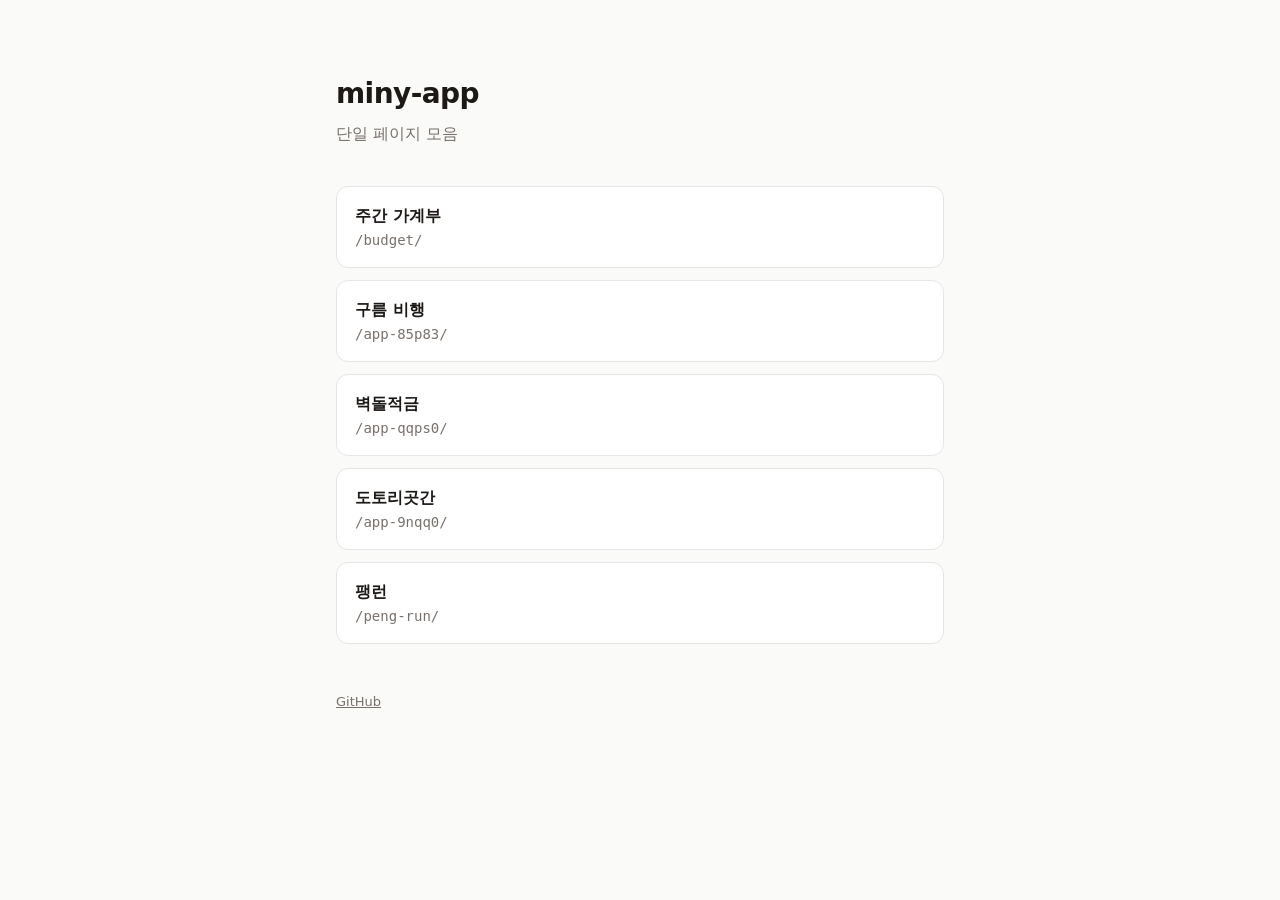
<file: index.html>
<!doctype html>
<html lang="ko">
<head>
  <meta charset="utf-8">
  <meta name="viewport" content="width=device-width, initial-scale=1">
  <title>miny-app</title>
  <meta name="description" content="miny-app 단일 페이지 모음">
  <style>
    :root {
      --bg: #fafaf9;
      --fg: #1c1917;
      --muted: #78716c;
      --line: #e7e5e4;
      --card: #ffffff;
      --accent: #4f46e5;
    }
    @media (prefers-color-scheme: dark) {
      :root {
        --bg: #0c0a09;
        --fg: #f5f5f4;
        --muted: #a8a29e;
        --line: #292524;
        --card: #1c1917;
        --accent: #a5b4fc;
      }
    }
    * { box-sizing: border-box; }
    body {
      margin: 0;
      background: var(--bg);
      color: var(--fg);
      font-family: -apple-system, BlinkMacSystemFont, "Apple SD Gothic Neo", "Pretendard", "Noto Sans KR", system-ui, sans-serif;
      line-height: 1.6;
      -webkit-font-smoothing: antialiased;
    }
    main {
      max-width: 640px;
      margin: 0 auto;
      padding: 72px 16px 48px;
    }
    h1 {
      margin: 0 0 4px;
      font-size: 28px;
      letter-spacing: -0.02em;
    }
    .sub {
      margin: 0 0 40px;
      color: var(--muted);
    }
    ul {
      list-style: none;
      margin: 0;
      padding: 0;
      display: grid;
      gap: 12px;
    }
    a.page {
      display: block;
      padding: 16px 18px;
      border: 1px solid var(--line);
      border-radius: 12px;
      background: var(--card);
      color: inherit;
      text-decoration: none;
      transition: border-color .15s;
    }
    a.page:hover, a.page:focus-visible { border-color: var(--accent); outline: none; }
    .name { font-weight: 600; }
    .path { color: var(--muted); font-size: 14px; font-family: ui-monospace, SFMono-Regular, Menlo, monospace; }
    .empty {
      padding: 24px 18px;
      border: 1px dashed var(--line);
      border-radius: 12px;
      color: var(--muted);
      text-align: center;
    }
    footer {
      margin-top: 48px;
      color: var(--muted);
      font-size: 13px;
    }
    footer a { color: inherit; }
  </style>
</head>
<body>
  <main>
    <h1>miny-app</h1>
    <p class="sub">단일 페이지 모음</p>

    <!-- 이 목록은 miny-ai가 DB 기준으로 다시 만듭니다. 마커 사이를 직접 고치지 마세요. -->
    <ul id="pages">
      <!-- miny:pages:start -->
      <li>
        <a class="page" href="./budget/">
          <div class="name">주간 가계부</div>
          <div class="path">/budget/</div>
        </a>
      </li>
      <li>
        <a class="page" href="./app-85p83/">
          <div class="name">구름 비행</div>
          <div class="path">/app-85p83/</div>
        </a>
      </li>
      <li>
        <a class="page" href="./app-qqps0/">
          <div class="name">벽돌적금</div>
          <div class="path">/app-qqps0/</div>
        </a>
      </li>
      <li>
        <a class="page" href="./app-9nqq0/">
          <div class="name">도토리곳간</div>
          <div class="path">/app-9nqq0/</div>
        </a>
      </li>
      <li>
        <a class="page" href="./peng-run/">
          <div class="name">팽런</div>
          <div class="path">/peng-run/</div>
        </a>
      </li>
      <!-- miny:pages:end -->
    </ul>

    <footer>
      <a href="https://github.com/miny-app/miny-app.github.io">GitHub</a>
    </footer>
  </main>
</body>
</html>
</file>
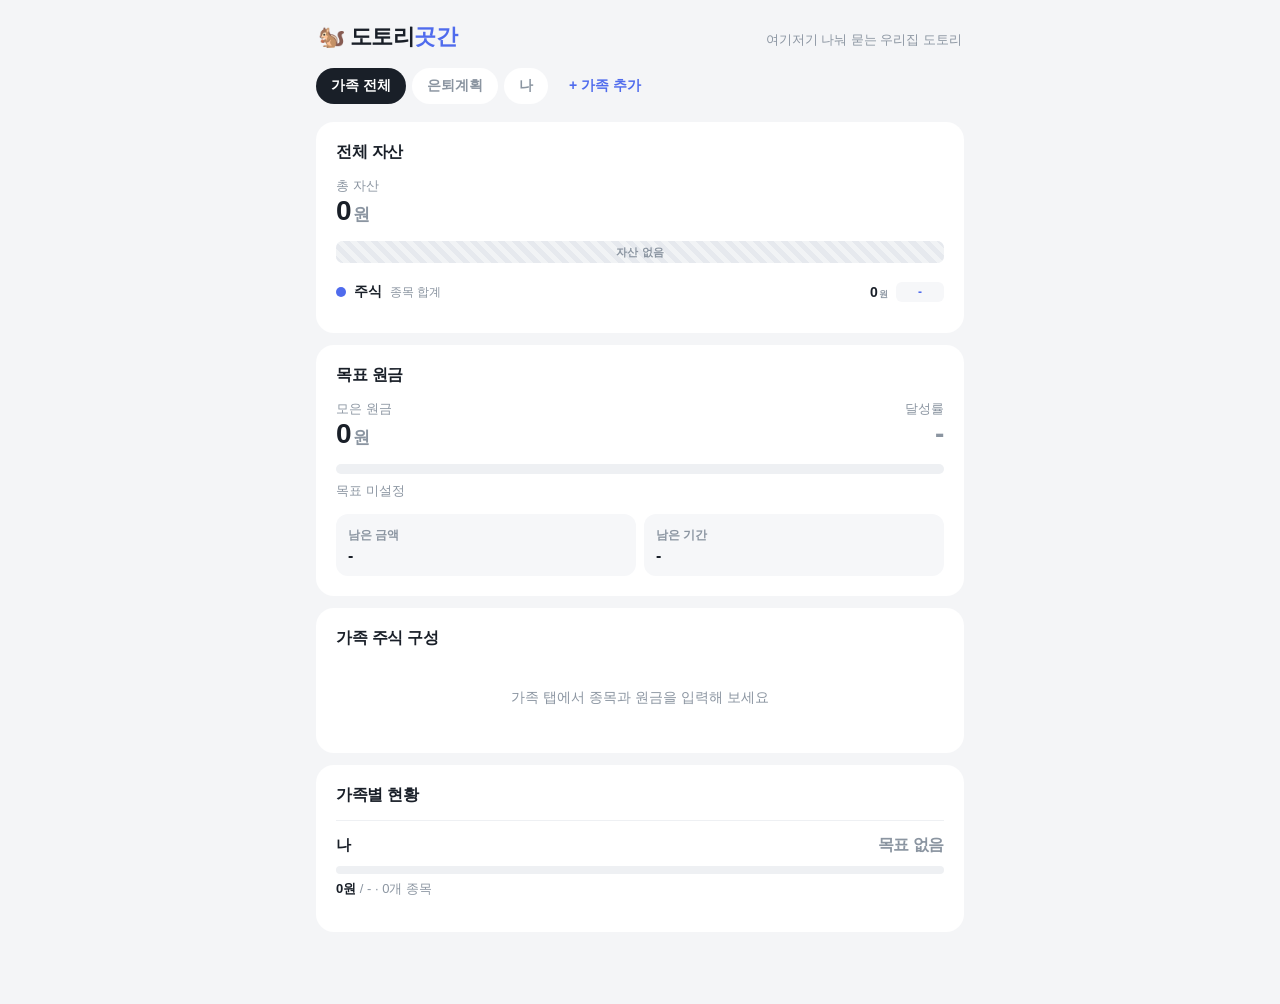
<file: app-9nqq0/index.html>
<!DOCTYPE html>
<html lang="ko">
<head>
<meta charset="UTF-8">
<meta name="viewport" content="width=device-width, initial-scale=1, viewport-fit=cover">
<title>도토리곳간</title>
<style>
  :root{
    --bg:#f4f5f7; --card:#fff; --text:#191f28; --sub:#8b95a1; --line:#eef0f3; --soft:#f6f7f9;
    --brand:#4f6bed; --brand-soft:#eef1fe;
    --under:#1c7ed6; --under-soft:#e7f2fc;   /* 부족(▼) 파랑 */
    --over:#e03131;  --over-soft:#fdeaea;    /* 초과(▲) 빨강 */
    --good:#0ca678;  --good-soft:#e3f7ef;    /* 적정·달성 초록 */
    --mid:#f08c00;   --mid-soft:#fff4e0;     /* 진행 중 주황 */
  }
  *{box-sizing:border-box}
  body{margin:0;background:var(--bg);color:var(--text);
    font-family:-apple-system,BlinkMacSystemFont,"Apple SD Gothic Neo","Pretendard","Noto Sans KR",sans-serif;
    -webkit-font-smoothing:antialiased;font-variant-numeric:tabular-nums}
  button{font-family:inherit}
  .wrap{max-width:680px;margin:0 auto;padding:18px 16px 60px}
  header{display:flex;align-items:baseline;justify-content:space-between;margin:4px 2px 16px}
  h1{font-size:22px;margin:0;letter-spacing:-.6px;font-weight:800}
  h1 span{color:var(--brand)}
  .muted{color:var(--sub);font-size:13px}

  /* 탭 */
  .tabs{display:flex;gap:6px;overflow-x:auto;padding-bottom:4px;margin-bottom:14px;scrollbar-width:none}
  .tabs::-webkit-scrollbar{display:none}
  .tab{flex:none;border:none;background:#fff;color:var(--sub);padding:9px 15px;border-radius:999px;font-size:14px;cursor:pointer;font-weight:700}
  .tab.on{background:var(--text);color:#fff}
  .tab.add{background:transparent;color:var(--brand)}

  /* 카드 */
  .card{background:var(--card);border-radius:18px;padding:20px;margin-bottom:12px}
  .card-h{display:flex;justify-content:space-between;align-items:center;margin-bottom:14px}
  .card-h h2{font-size:16px;margin:0;font-weight:800;letter-spacing:-.3px}
  .row{display:flex;justify-content:space-between;align-items:center;gap:8px}

  /* 숫자 */
  .money{font-weight:800;letter-spacing:-.4px}
  .money small{font-size:.62em;font-weight:600;margin-left:2px;color:var(--sub)}
  .big{font-size:28px}
  .c-under{color:var(--under)} .c-over{color:var(--over)} .c-good{color:var(--good)} .c-mid{color:var(--mid)} .c-brand{color:var(--brand)} .c-sub{color:var(--sub)}

  /* 버튼 */
  .btn{border:none;background:var(--text);color:#fff;padding:9px 14px;border-radius:10px;font-size:14px;font-weight:700;cursor:pointer}
  .btn.soft{background:var(--soft);color:var(--text)}
  .btn.brand{background:var(--brand-soft);color:var(--brand)}
  .btn.ghost{background:transparent;color:var(--sub);padding:6px 8px}
  .btn.danger{background:var(--over-soft);color:var(--over)}
  .btn.sm{padding:6px 11px;font-size:13px;border-radius:8px}

  /* 진행 막대 */
  .bar{height:10px;background:var(--line);border-radius:99px;overflow:hidden;margin:14px 0 8px}
  .bar > i{display:block;height:100%;border-radius:99px;transition:width .4s}

  /* 통계 */
  .stats{display:grid;grid-template-columns:repeat(2,1fr);gap:8px;margin-top:14px}
  .stat{background:var(--soft);border-radius:12px;padding:11px 12px}
  .stat .l{font-size:12px;color:var(--sub);font-weight:600}
  .stat .v{display:block;font-size:16px;font-weight:800;margin-top:3px;letter-spacing:-.3px}

  /* 도넛 */
  .charts{display:grid;grid-template-columns:1fr 1fr;gap:10px}
  .charts.three{grid-template-columns:1fr 1fr 1fr;gap:6px}
  .charts.three .chart .title{font-size:12px}
  .chart{text-align:center}
  .chart .title{font-size:13px;color:var(--sub);margin-bottom:4px;font-weight:700}
  .chart svg{width:100%;max-width:200px;height:auto}
  .legend{display:flex;flex-wrap:wrap;gap:6px 12px;margin-top:10px;font-size:13px}
  .legend span{display:inline-flex;align-items:center;gap:5px}
  .legend b{font-weight:700}
  .dot{width:10px;height:10px;border-radius:50%;display:inline-block;flex:none}

  /* 100% 쌓기 막대 */
  .stack-wrap{margin-top:18px;padding-top:16px;border-top:1px solid var(--line)}
  .stack-label{display:flex;justify-content:space-between;font-size:12px;color:var(--sub);font-weight:700;margin:10px 0 5px}
  .stack{display:flex;height:22px;border-radius:7px;overflow:hidden;background:var(--line);gap:2px}
  .stack i{height:100%;font-style:normal;font-size:11px;color:#fff;font-weight:700;display:flex;align-items:center;justify-content:center;overflow:hidden;white-space:nowrap}
  .stack i.rest{background:repeating-linear-gradient(45deg,#e6e9ee,#e6e9ee 5px,#f1f3f5 5px,#f1f3f5 10px);color:var(--sub)}

  /* 종목 */
  .stock{padding:16px 0;border-top:1px solid var(--line)}
  .stock:first-of-type{border-top:none;padding-top:2px}
  .stock .name{font-weight:800;font-size:15px;display:flex;align-items:center;gap:7px;min-width:0}
  .stock .name span{overflow:hidden;text-overflow:ellipsis;white-space:nowrap}
  .stock .amt{margin-top:4px;font-size:18px}
  .wgrid{display:grid;grid-template-columns:1fr 1fr 1.2fr;gap:6px;margin-top:10px}
  .wgrid > div{background:var(--soft);border-radius:10px;padding:8px 10px}
  .wgrid .l{font-size:11px;color:var(--sub);font-weight:700}
  .wgrid .v{font-size:16px;font-weight:800;margin-top:1px;letter-spacing:-.3px}
  .wgrid .diff.under{background:var(--under-soft)} .wgrid .diff.over{background:var(--over-soft)} .wgrid .diff.ok{background:var(--good-soft)}
  .slot{position:relative;height:8px;background:var(--line);border-radius:99px;margin-top:12px;overflow:hidden}
  .slot .t{position:absolute;top:0;bottom:0;opacity:.22}
  .slot .c{position:absolute;top:0;bottom:0}
  .slot .o{position:absolute;top:0;bottom:0;background:repeating-linear-gradient(45deg,rgba(255,255,255,.55),rgba(255,255,255,.55) 3px,transparent 3px,transparent 6px)}
  .slot-cap{display:flex;justify-content:space-between;font-size:11px;color:var(--sub);margin-top:4px}
  .need{margin-top:8px;font-size:13px;color:var(--sub)}
  .need b{color:var(--under)}

  /* 범례 안내 */
  .key{display:flex;gap:12px;font-size:12px;color:var(--sub);margin:-4px 0 12px;flex-wrap:wrap}
  .key b{font-weight:800}

  .warn{background:var(--mid-soft);color:#b35c00;font-size:13px;padding:9px 12px;border-radius:10px;margin-top:12px;font-weight:600}
  .empty{text-align:center;color:var(--sub);padding:26px 0;font-size:14px}

  /* 자산 리스트 */
  .asset{display:flex;justify-content:space-between;align-items:center;padding:11px 0;border-top:1px solid var(--line);font-size:14px}
  .asset:first-child{border-top:none}
  .asset .nm{display:flex;align-items:center;gap:8px;font-weight:700}
  .asset .nm em{font-style:normal;font-weight:500;color:var(--sub);font-size:12px}
  .asset .amt{display:flex;align-items:center;justify-content:flex-end;gap:8px;margin-left:auto}
  .asset .amt .money{text-align:right;font-variant-numeric:tabular-nums}
  .asset .nm{min-width:0;white-space:nowrap}
  .pctpill{font-size:12px;font-weight:800;background:var(--soft);padding:3px 7px;border-radius:6px;min-width:48px;text-align:center}
  .chips{display:flex;flex-wrap:wrap;gap:6px;margin-top:12px}
  .chip{border:none;background:var(--brand-soft);color:var(--brand);padding:7px 11px;border-radius:999px;font-size:13px;font-weight:700;cursor:pointer}

  /* 가족 현황 */
  .member{padding:14px 0;border-top:1px solid var(--line);cursor:pointer}
  .member:first-of-type{border-top:none;padding-top:2px}
  .member .bar{margin:10px 0 6px;height:8px}

  /* 모달 */
  .modal-bg{position:fixed;inset:0;background:rgba(15,20,30,.45);display:none;align-items:flex-end;justify-content:center;z-index:50}
  .modal-bg.show{display:flex}
  .modal{background:#fff;width:100%;max-width:480px;border-radius:22px 22px 0 0;padding:22px 20px calc(20px + env(safe-area-inset-bottom));max-height:90vh;overflow-y:auto}
  @media(min-width:560px){.modal-bg{align-items:center}.modal{border-radius:22px}}
  .modal h3{margin:0 0 16px;font-size:18px;font-weight:800}
  .field{margin-bottom:14px}
  .field label{display:block;font-size:13px;color:var(--sub);margin-bottom:6px;font-weight:700}
  input,select{width:100%;padding:12px 13px;border:1px solid #e1e4e9;border-radius:11px;font-size:16px;background:#fff;color:var(--text);font-family:inherit;font-variant-numeric:tabular-nums}
  input:focus{outline:none;border-color:var(--brand);box-shadow:0 0 0 3px var(--brand-soft)}
  .modal .actions{display:flex;gap:8px;margin-top:18px}
  .modal .actions .btn{flex:1;padding:13px}
  .hint{font-size:12px;color:var(--sub);margin-top:5px}
  .alloc-sum{display:flex;justify-content:space-between;align-items:center;background:var(--soft);border-radius:11px;padding:11px 13px;font-size:14px;margin-bottom:14px}
  .alloc-row{display:flex;align-items:center;gap:8px;margin-bottom:8px}
  .alloc-row label{flex:1;font-size:14px;font-weight:700;display:flex;align-items:center;gap:6px;min-width:0}
  .alloc-row input{width:96px;text-align:right}
  .step-row{display:flex;align-items:center;gap:6px;margin-bottom:8px}
  .step-row input[name^="a_"]{width:64px;flex:none;text-align:right}
  .step-row input[name^="m_"]{flex:1;min-width:0;text-align:right}
  .step-row .st-age{width:128px;flex:none;font-size:14px;font-weight:700}
  .step-row .st-u{font-size:14px;color:var(--sub);font-weight:700;flex:none}
  .step-row .st-x{width:32px;height:32px;flex:none;border:none;background:var(--soft);color:var(--sub);border-radius:9px;font-size:14px;cursor:pointer}
  .step-row span.st-x{background:none}

  .foot{display:flex;justify-content:center;gap:8px;margin-top:4px;flex-wrap:wrap}

  /* 은퇴계획 */
  .chip.off{background:var(--soft);color:var(--sub);text-decoration:line-through}
  .chip .dot{margin-right:5px;vertical-align:-1px}
  .msg{border-radius:12px;padding:11px 13px;font-size:14px;margin-top:12px;font-weight:600;line-height:1.5}
  .msg.good{background:var(--good-soft);color:#087f5b}
  .msg.mid{background:var(--mid-soft);color:#b35c00}
  .msg.bad{background:var(--over-soft);color:var(--over)}
  .flow svg{width:100%;height:auto;display:block}
  .rt-sub{font-size:14px;color:var(--sub);font-weight:600;margin:-6px 0 14px}
  .rt-pct{font-size:44px;font-weight:800;letter-spacing:-1px;line-height:1.1}
  .vs{display:grid;grid-template-columns:1fr 1fr;gap:8px;margin-top:14px}
  .vs > div{background:var(--soft);border-radius:12px;padding:12px}
  .vs .l{font-size:12px;color:var(--sub);font-weight:700}
  .vs .v{font-size:18px;font-weight:800;margin-top:3px;letter-spacing:-.3px}
  details.more summary{cursor:pointer;font-weight:800;font-size:16px;list-style:none;display:flex;justify-content:space-between;align-items:center}
  details.more summary::-webkit-details-marker{display:none}
  details.more summary::after{content:'펼치기 ▾';font-size:13px;color:var(--sub);font-weight:700}
  details.more[open] summary::after{content:'접기 ▴'}
  details.more .sec{margin-top:16px;padding-top:14px;border-top:1px solid var(--line)}
  details.more .sec-t{font-size:13px;color:var(--sub);font-weight:800;margin-bottom:4px;display:flex;justify-content:space-between;align-items:center}

  /* 그래프 자세히 보기 */
  [data-act="chart"]{cursor:pointer;transition:opacity .15s}
  [data-act="chart"]:active{opacity:.7}
  .tap-hint{text-align:center;font-size:12px;color:var(--sub);margin-top:8px}
  .detail-chart{text-align:center;margin:-4px 0 6px}
  .detail-chart svg{width:100%;max-width:240px;height:auto}
  .monthly{margin-top:12px;padding-top:10px;border-top:1px dashed #e1e4e9}
  .monthly .cap{font-size:12px;color:var(--sub);font-weight:700;margin-bottom:2px}
</style>
</head>
<body>
<div class="wrap">
  <header>
    <h1>🐿️ 도토리<span>곳간</span></h1>
    <span class="muted">여기저기 나눠 묻는 우리집 도토리</span>
  </header>
  <div class="tabs" id="tabs"></div>
  <div id="main"></div>
</div>

<div class="modal-bg" id="modalBg">
  <form class="modal" id="modal" autocomplete="off"></form>
</div>

<script>
const KEY = 'app-9nqq0:data';
/* 서로 확실히 구분되는 색만 사용 (비슷한 파랑·보라·초록 중복 제거) */
const COLORS = ['#4f6bed','#f59f00','#12b886','#e64980','#7950f2','#e03131','#15aabf','#82c91e','#a0522d','#868e96','#1c2a5a','#fcc419'];
const PRESETS = ['국민연금','부동산','현금','예적금','퇴직연금'];
const ASSET_COLORS = ['#22b8cf','#e8590c','#51cf66','#be4bdb','#f783ac','#868e96','#38d9a9','#fab005'];
const STOCK_COLOR = '#4f6bed';
const OK_RANGE = 1; // ±1%p 이내면 적정

let state = load();
function load(){
  try{
    const s = JSON.parse(localStorage.getItem(KEY));
    if(s && Array.isArray(s.members)){ fixStockColors(s); return s; }
  }catch(e){}
  return { members:[{ id:uid(), name:'나', goalAmount:0, goalDate:'', stocks:[] }], selected:'all' };
}
/* 저장된 종목 색이 옛 팔레트이거나 같은 사람 안에서 겹치면 새 색으로 다시 배정 */
function fixStockColors(s){
  s.members.forEach(m=>{
    /* 명똥은 퇴직연금 비중을 처음부터 켜둠 */
    if(m.pensionOn===undefined && String(m.name).trim()==='명똥') m.pensionOn = true;
    [m.stocks||[], m.pension||[]].forEach(list=>{
    const used = [];
    list.forEach(st=>{
      if(!COLORS.includes(st.color) || used.includes(st.color)){
        st.color = COLORS.find(c=>!used.includes(c)) || COLORS[used.length%COLORS.length];
      }
      used.push(st.color);
    });
    });
  });
}
function save(){ localStorage.setItem(KEY, JSON.stringify(state)); }
function uid(){ return Math.random().toString(36).slice(2,9); }
function esc(s){ return String(s).replace(/[&<>"']/g,c=>({'&':'&amp;','<':'&lt;','>':'&gt;','"':'&quot;',"'":'&#39;'}[c])); }
/* 1억 이상: 1억1천5백만 형식 (만 원 미만은 반올림) */
function korChunk(v){
  const th = Math.floor(v/1000), hu = Math.floor(v%1000/100), rest = v%100;
  return (th?th+'천':'') + (hu?hu+'백':'') + (rest?rest:'');
}
function korBig(n){
  const neg = n < 0; let man = Math.round(Math.abs(n)/1e4);
  const jo = Math.floor(man/1e8), eok = Math.floor(man%1e8/1e4), m = man%1e4;
  const s = (jo?korChunk(jo)+'조':'') + (eok?korChunk(eok)+'억':'') + (m?korChunk(m)+'만':'');
  return (neg?'-':'') + s;
}
function plainOrKor(n){ n = Math.round(n||0); return Math.abs(n) >= 1e8 ? korBig(n) : n.toLocaleString('ko-KR'); }
function won(n){ return plainOrKor(n) + '원'; }
function shortWon(n){
  n = Math.round(n||0);
  if(Math.abs(n) >= 1e8) return korBig(n);
  if(Math.abs(n) >= 1e4){ return Math.round(n/1e4).toLocaleString('ko-KR') + '만'; }
  return n.toLocaleString('ko-KR');
}
/* 금액: 숫자 크게, '원'은 작게 */
function money(n, cls=''){ return `<span class="money ${cls}">${plainOrKor(n)}<small>원</small></span>`; }
function num(v){ const n = Number(String(v).replace(/[^0-9.\-]/g,'')); return isFinite(n) ? n : 0; }
function r1(n){ return Math.round(n*10)/10; }
function pct(n){ return r1(n) + '%'; }
function member(id){ return state.members.find(m=>m.id===id); }
function total(m){ return m.stocks.reduce((a,s)=>a+(s.principal||0),0); }
function targetSum(m){ return m.stocks.reduce((a,s)=>a+(s.target||0),0); }
function othersOf(m){ if(!Array.isArray(m.others)) m.others = []; return m.others; }
/* 종목 묶음: 'stocks' = 주식, 'pension' = 퇴직연금 */
function holdings(m, kind){
  if(kind==='pension'){ if(!Array.isArray(m.pension)) m.pension = []; return m.pension; }
  return m.stocks;
}
function sumP(list){ return list.reduce((a,s)=>a+(s.principal||0),0); }
function sumT(list){ return list.reduce((a,s)=>a+(s.target||0),0); }
function pensionActive(m){ return !!m.pensionOn && holdings(m,'pension').length>0; }
/* 퇴직연금 상품이 있으면 '퇴직연금' 자산 금액은 상품 원금 합계로 자동 계산 */
function effOthers(m){
  const list = othersOf(m);
  if(!pensionActive(m)) return list;
  const amt = sumP(holdings(m,'pension'));
  let found = false;
  const out = list.map(o=>{
    if(String(o.name||'').trim()!=='퇴직연금') return o;
    found = true; return {name:o.name, amount:amt, color:o.color, auto:true};
  });
  if(!found){
    const used = list.map(o=>o.color);
    out.push({name:'퇴직연금', amount:amt, color:ASSET_COLORS.find(c=>!used.includes(c))||ASSET_COLORS[0], auto:true});
  }
  return out;
}

/* 달성률 색: 낮음 주황 → 70%↑ 파랑 → 100% 초록 */
function rateColor(r){ return r>=100 ? 'var(--good)' : r>=70 ? 'var(--brand)' : 'var(--mid)'; }
function rateCls(r){ return r>=100 ? 'c-good' : r>=70 ? 'c-brand' : 'c-mid'; }
/* 비중 차이 상태 */
function diffState(diff){ return Math.abs(diff) < OK_RANGE ? 'ok' : diff < 0 ? 'under' : 'over'; }
function diffText(diff){
  const st = diffState(diff);
  if(st==='ok') return `<span class="c-good">✓ 적정</span>`;
  if(st==='under') return `<span class="c-under">▼ ${r1(-diff)}%p</span>`;
  return `<span class="c-over">▲ ${r1(diff)}%p</span>`;
}

function monthsLeft(dateStr){
  if(!dateStr) return null;
  const now = new Date(); const d = new Date(dateStr+'T00:00:00');
  return (d.getFullYear()-now.getFullYear())*12 + (d.getMonth()-now.getMonth()) + (d.getDate()>=now.getDate()?0:-1);
}
function periodText(dateStr){
  const m = monthsLeft(dateStr);
  if(m===null) return '-';
  if(m<0) return '기간 종료';
  const y = Math.floor(m/12), r = m%12;
  return (y? y+'년 ':'') + (r||!y? r+'개월':'');
}

/* ---------- 도넛 차트 ---------- */
function donut(items, centerTop, centerBottom, centerSub){
  const sum = items.reduce((a,i)=>a+i.value,0);
  const r = 70, C = 2*Math.PI*r;
  let off = 0, segs = '';
  if(sum>0){
    items.forEach(it=>{
      if(it.value<=0) return;
      const len = it.value/sum*C;
      segs += `<circle r="${r}" cx="100" cy="100" fill="none" stroke="${it.color}" stroke-width="26"
        stroke-dasharray="${len} ${C-len}" stroke-dashoffset="${-off}" transform="rotate(-90 100 100)"/>`;
      off += len;
    });
  }
  return `<svg viewBox="0 0 200 200">
    <circle r="${r}" cx="100" cy="100" fill="none" stroke="#eef0f3" stroke-width="26"/>
    ${segs}
    ${centerSub ? `
    <text x="100" y="84" text-anchor="middle" font-size="13" font-weight="600" fill="#8b95a1">${esc(centerTop)}</text>
    <text x="100" y="108" text-anchor="middle" font-size="21" font-weight="800" fill="#191f28">${esc(centerBottom)}</text>
    <text x="100" y="128" text-anchor="middle" font-size="12" font-weight="700" fill="#4f6bed">${esc(centerSub)}</text>` : `
    <text x="100" y="94" text-anchor="middle" font-size="13" font-weight="600" fill="#8b95a1">${esc(centerTop)}</text>
    <text x="100" y="118" text-anchor="middle" font-size="21" font-weight="800" fill="#191f28">${esc(centerBottom)}</text>`}
  </svg>`;
}

/* ---------- 그래프 자세히 보기 ---------- */
let chartReg = {};
function chartAttr(key, spec){ chartReg[key] = spec; return `data-act="chart" data-id="${key}" title="눌러서 자세히 보기"`; }
function openDetail(spec){
  const items = spec.items.filter(it=>it.value>0 || it.keep).sort((a,b)=>(b.order??b.value)-(a.order??a.value));
  const sum = items.reduce((a,it)=>a+it.value,0);
  modal.innerHTML = `<h3>${esc(spec.title)}</h3>
    <div class="detail-chart">${donut(items, spec.center[0], spec.center[1], spec.center[2])}</div>
    ${spec.note?`<div class="muted" style="text-align:center;margin-bottom:8px">${esc(spec.note)}</div>`:''}
    <div>${items.length ? items.map(it=>`<div class="asset">
      <span class="nm"><i class="dot" style="background:${it.color}"></i><span style="overflow:hidden;text-overflow:ellipsis">${esc(it.name)}</span>${it.sub?` <em>${esc(it.sub)}</em>`:''}</span>
      <span class="amt">${it.main||''}<span class="pctpill" style="color:${it.color==='#dfe3e8'?'var(--sub)':it.color}">${spec.rawPct?pct(it.value):sum>0?pct(it.value/sum*100):'-'}</span></span>
    </div>`).join('') : '<div class="empty">표시할 항목이 없어요</div>'}</div>
    <div class="actions"><button type="button" class="btn" data-mact="cancel">닫기</button></div>`;
  onSubmit = null; modal._extra = null; modal._allocAct = null;
  modalBg.classList.add('show');
}

/* ---------- 전체 자산 현황 ---------- */
/* 국민연금은 '월 수령액'으로 입력 → 총 자산 합계에서 제외하고 따로 표시 */
function isMonthly(o){ return String(o.name||'').trim()==='국민연금'; }
/* 부동산도 총 자산 합계에서 제외하고 따로 표시 */
function isRealEstate(o){ return String(o.name||'').trim()==='부동산'; }
function assetsCard(stockSum, allItems, editable){
  const items = allItems.filter(o=>!isMonthly(o) && !isRealEstate(o));
  const monthly = allItems.filter(isMonthly);
  const estate = allItems.filter(isRealEstate);
  const otherSum = items.reduce((a,o)=>a+(o.amount||0),0);
  const all = stockSum + otherSum;
  /* 주식은 '현금' 바로 아래, 현금이 없으면 맨 아래 */
  const stockPart = {name:'주식', amount:stockSum, color:STOCK_COLOR, isStock:true};
  const cashIdx = items.findIndex(o=>String(o.name).trim()==='현금');
  const parts = cashIdx>=0
    ? [...items.slice(0,cashIdx+1), stockPart, ...items.slice(cashIdx+1)]
    : [...items, stockPart];
  const used = allItems.map(o=>o.name);
  const presets = PRESETS.filter(p=>!used.includes(p));
  const spec = {title:'전체 자산 비중', center:['총 자산', shortWon(all)],
    items: parts.map(p=>({name:p.name, color:p.color, value:p.amount||0, main:money(p.amount||0)}))};
  return `<div class="card">
    <div class="card-h"><h2>전체 자산</h2>${editable?'<button class="btn brand sm" data-act="addOther">+ 자산 추가</button>':''}</div>
    <div class="muted">총 자산</div>
    <div class="big">${money(all)}</div>
    <div class="stack" style="margin-top:14px" ${all>0?chartAttr('assets', spec):''}>${all>0 ? parts.filter(p=>p.amount>0).map(p=>{const w=p.amount/all*100;return `<i style="width:${w}%;background:${p.color}" title="${esc(p.name)} ${pct(w)}">${w>=12?esc(p.name.slice(0,5)):''}</i>`;}).join('') : '<i class="rest" style="width:100%">자산 없음</i>'}</div>
    <div style="margin-top:8px">
      ${parts.map(p=>`<div class="asset">
        <span class="nm"><i class="dot" style="background:${p.color}"></i>${esc(p.name)}${p.isStock||p.auto?' <em>종목 합계</em>':''}</span>
        <span class="amt">${money(p.amount)}<span class="pctpill" style="color:${p.color}">${all>0?pct(p.amount/all*100):'-'}</span>
          ${editable?(p.id?`<button class="btn ghost sm" data-act="editOther" data-id="${p.id}">편집</button>`:`<button class="btn ghost sm" style="visibility:hidden" tabindex="-1" aria-hidden="true">편집</button>`):''}</span>
      </div>`).join('')}
    </div>
    ${all>0?'<div class="tap-hint">그래프를 누르면 자세히 볼 수 있어요</div>':''}
    ${monthly.length?`<div class="monthly">
      <div class="cap">매달 받는 돈 · 총 자산에 포함 안 됨</div>
      ${monthly.map(o=>`<div class="asset">
        <span class="nm"><i class="dot" style="background:${o.color}"></i>${esc(o.name)} <em>월 수령액</em></span>
        <span class="amt">${money(o.amount)}<span class="pctpill c-sub">매월</span>
          ${editable?(o.id?`<button class="btn ghost sm" data-act="editOther" data-id="${o.id}">편집</button>`:''):''}</span>
      </div>`).join('')}
    </div>`:''}
    ${estate.length?`<div class="monthly">
      <div class="cap">부동산 · 총 자산에 포함 안 됨</div>
      ${estate.map(o=>`<div class="asset">
        <span class="nm"><i class="dot" style="background:${o.color}"></i>${esc(o.name)}</span>
        <span class="amt">${money(o.amount)}<span class="pctpill c-sub">별도</span>
          ${editable?(o.id?`<button class="btn ghost sm" data-act="editOther" data-id="${o.id}">편집</button>`:''):''}</span>
      </div>`).join('')}
    </div>`:''}
    ${editable && presets.length?`<div class="chips">${presets.map(p=>`<button class="chip" data-act="addOther" data-name="${esc(p)}">+ ${esc(p)}</button>`).join('')}</div>`:''}
  </div>`;
}

/* ---------- 목표 원금 ---------- */
function goalCard(cur, goalAmount, goalDate, editable){
  const has = goalAmount>0;
  const rateRaw = has ? cur/goalAmount*100 : 0;
  const rate = Math.min(100, rateRaw);
  const remain = Math.max(0, goalAmount - cur);
  return `<div class="card">
    <div class="card-h"><h2>목표 원금</h2>${editable?'<button class="btn soft sm" data-act="editGoal">목표 설정</button>':''}</div>
    <div class="row" style="align-items:flex-end">
      <div><div class="muted">모은 원금</div><div class="big">${money(cur)}</div></div>
      <div style="text-align:right"><div class="muted">달성률</div>
        <div class="money big ${has?rateCls(rateRaw):'c-sub'}">${has?pct(rateRaw):'-'}</div></div>
    </div>
    <div class="bar"><i style="width:${rate}%;background:${rateColor(rateRaw)}"></i></div>
    <div class="row muted"><span>목표 ${has?`<b style="color:var(--text)">${won(goalAmount)}</b>`:'미설정'}</span><span>${goalDate?goalDate.replace(/-/g,'.')+'까지':''}</span></div>
    <div class="stats">
      <div class="stat"><span class="l">남은 금액</span><span class="v ${has?(remain>0?'c-mid':'c-good'):''}">${has?(remain>0?shortWon(remain)+'원':'달성 🎉'):'-'}</span></div>
      <div class="stat"><span class="l">남은 기간</span><span class="v">${periodText(goalDate)}</span></div>
    </div>
  </div>`;
}

/* ---------- 렌더 ---------- */
function render(){
  if(state.selected!=='all' && state.selected!=='retire' && !member(state.selected)) state.selected='all';
  chartReg = {};
  document.getElementById('tabs').innerHTML =
    `<button class="tab ${state.selected==='all'?'on':''}" data-act="sel" data-id="all">가족 전체</button>` +
    `<button class="tab ${state.selected==='retire'?'on':''}" data-act="sel" data-id="retire">은퇴계획</button>` +
    state.members.map(m=>`<button class="tab ${state.selected===m.id?'on':''}" data-act="sel" data-id="${m.id}">${esc(m.name)}</button>`).join('') +
    `<button class="tab add" data-act="addMember">+ 가족 추가</button>`;
  document.getElementById('main').innerHTML =
    state.selected==='all' ? renderFamily() :
    state.selected==='retire' ? renderRetire() :
    renderMember(member(state.selected));
}

function renderMember(m){
  const cur = total(m);
  let html = assetsCard(cur, effOthers(m), true);
  html += goalCard(cur, m.goalAmount, m.goalDate, true);
  html += portfolioCards(m, 'stocks');
  if(m.pensionOn) html += portfolioCards(m, 'pension');

  html += `<div class="foot">
    <button class="btn ghost" data-act="togglePension">${m.pensionOn?'퇴직연금 비중 끄기':'+ 퇴직연금 비중 만들기'}</button>
    <button class="btn ghost" data-act="renameMember">이름 변경</button>
    <button class="btn ghost" style="color:var(--over)" data-act="delMember">가족 삭제</button>
  </div>`;
  return html;
}

/* 비중 비교 + 종목 목록 (주식 / 퇴직연금 공용) */
function portfolioCards(m, kind){
  const P = kind==='pension';
  const list = holdings(m, kind);
  const cur = sumP(list);
  const tsum = sumT(list);
  const K = kind+'_';
  const unit = P ? '상품' : '종목';
  list.forEach((s,i)=>{ if(!s.color) s.color = COLORS[i%COLORS.length]; });

  const curItems = list.map(s=>({value:s.principal||0,color:s.color}));
  const tgtItems = list.map(s=>({value:s.target||0,color:s.color}));
  const restT = Math.max(0, 100 - tsum);
  const scale = tsum>100 ? 100/tsum : 1;
  const seg = (v, s) => v>0 ? `<i style="width:${v}%;background:${s.color}" title="${esc(s.name)} ${pct(v)}">${v>=10?esc(s.name.slice(0,6)):''}</i>` : '';

  let html = '';
  /* 퇴직연금: 비중이 고정이라 목표 비중 없이 현재 비중만 보여줌 */
  /* 주식 + 퇴직연금 합계 중 퇴직연금 비중 */
  const stockSumAll = sumP(m.stocks), penSumAll = sumP(holdings(m,'pension'));
  const comboAll = stockSumAll + penSumAll;
  const penShare = comboAll>0 ? penSumAll/comboAll*100 : 0;
  if(P){
    const subTxt = comboAll>0 ? `합계 비중 ${pct(penShare)}` : '';
    const pSpec = {title:'퇴직연금 현재 비중', center:['원금', shortWon(cur), subTxt],
      note: comboAll>0 ? `주식 + 퇴직연금 합계 ${won(comboAll)} 중 ${pct(penShare)}` : '',
      items: list.map(s=>({name:s.name, color:s.color, value:s.principal||0, main:money(s.principal||0)}))};
    html += `<div class="card">
      <div class="card-h"><h2>🏦 퇴직연금 비중</h2></div>
      ${list.length ? `
      <div class="charts">
        <div class="chart" ${chartAttr(K+'cur', pSpec)}><div class="title">현재 비중</div>${donut(curItems,'원금',shortWon(cur),subTxt)}</div>
      </div>
      <div class="legend" style="justify-content:center">${list.map(s=>`<span><i class="dot" style="background:${s.color}"></i>${esc(s.name)}</span>`).join('')}</div>
      <div class="tap-hint">그래프를 누르면 자세히 볼 수 있어요</div>
      <div class="stack-wrap">
        <div class="stack-label"><span>현재</span><span>원금 ${shortWon(cur)}원 = 100%</span></div>
        <div class="stack" ${cur>0?`data-act="chart" data-id="${K}cur" title="눌러서 자세히 보기"`:''}>${cur>0 ? list.map(s=>seg((s.principal||0)/cur*100, s)).join('') : '<i class="rest" style="width:100%">원금 없음</i>'}</div>
      </div>
      ` : `<div class="empty">퇴직연금 상품을 추가하면 원형 그래프가 보여요</div>`}
    </div>`;
    html += `<div class="card">
      <div class="card-h"><h2>퇴직연금 상품 <span class="muted" style="font-weight:600">${list.length||''}</span></h2><button class="btn sm" data-act="addStock" data-kind="${kind}">+ ${unit} 추가</button></div>
      ${list.length ? list.map(s=>{
        const w = cur>0 ? (s.principal||0)/cur*100 : 0;
        return `<div class="stock">
          <div class="row">
            <div class="name"><i class="dot" style="background:${s.color}"></i><span>${esc(s.name)}</span></div>
            <div style="display:flex;gap:4px;flex:none">
              <button class="btn brand sm" data-act="contribute" data-kind="${kind}" data-id="${s.id}">+ 적립</button>
              <button class="btn ghost sm" data-act="editStock" data-kind="${kind}" data-id="${s.id}">편집</button>
            </div>
          </div>
          <div class="amt">${money(s.principal)}</div>
          <div class="wgrid">
            <div><div class="l">현재 비중</div><div class="v">${cur>0?pct(w):'-'}</div></div>
          </div>
          <div class="slot" title="퇴직연금 원금 중 이 상품의 비중">
            <span class="c" style="left:0;width:${w}%;background:${s.color}"></span>
          </div>
        </div>`;
      }).join('') : `<div class="empty">아직 ${unit}이 없어요</div>`}
    </div>`;
    return html;
  }
  const tsumOk = Math.abs(tsum-100)<0.05;
  const curSpec = {title:(P?'퇴직연금 ':'')+'현재 비중', center:['원금', shortWon(cur)],
    items: list.map(s=>({name:s.name, color:s.color, value:s.principal||0, main:money(s.principal||0), sub:`목표 ${pct(s.target||0)}`}))};
  const tgtSpec = {title:(P?'퇴직연금 ':'')+'목표 비중', center:['배분', pct(tsum)], rawPct:true,
    note: tsum>100 ? `합계가 ${pct(tsum)}로 100%를 넘어요` : '',
    items: [...list.map(s=>{
      const w = cur>0 ? (s.principal||0)/cur*100 : 0;
      return {name:s.name, color:s.color, value:s.target||0, sub:`현재 ${cur>0?pct(w):'-'}`,
        main: cur>0 ? `<span style="font-size:13px;font-weight:700">${diffText(w-(s.target||0))}</span>` : ''};
    }), ...(restT>0?[{name:'미배분', color:'#dfe3e8', value:restT, order:-1}]:[])]};
  html += `<div class="card">
    <div class="card-h"><h2>${P?'🏦 퇴직연금 비중':'비중 비교'}</h2>${list.length?`<button class="btn brand sm" data-act="allocate" data-kind="${kind}">100% 나누기</button>`:''}</div>
    ${P?`<div class="muted" style="margin:-8px 0 12px">퇴직연금 원금만 따로 100%로 보고 나눠요</div>`:''}
    ${list.length ? `
    <div class="charts">
      <div class="chart" ${chartAttr(K+'cur', curSpec)}><div class="title">현재 비중</div>${donut(curItems,'원금',shortWon(cur))}</div>
      <div class="chart" ${chartAttr(K+'tgt', tgtSpec)}><div class="title">목표 비중</div>${donut(tsum<100?[...tgtItems,{value:restT,color:'#eef0f3'}]:tgtItems,'배분',pct(tsum))}</div>
    </div>
    <div class="legend" style="justify-content:center">${list.map(s=>`<span><i class="dot" style="background:${s.color}"></i>${esc(s.name)}</span>`).join('')}</div>
    <div class="tap-hint">그래프를 누르면 자세히 볼 수 있어요</div>
    <div class="stack-wrap">
      <div class="stack-label"><span>현재</span><span>원금 ${shortWon(cur)}원 = 100%</span></div>
      <div class="stack" ${cur>0?`data-act="chart" data-id="${K}cur" title="눌러서 자세히 보기"`:''}>${cur>0 ? list.map(s=>seg((s.principal||0)/cur*100, s)).join('') : '<i class="rest" style="width:100%">원금 없음</i>'}</div>
      <div class="stack-label"><span>목표</span>${tsum<100?`<span class="c-mid">미배분 ${pct(restT)}</span>`:tsum>100?`<span class="c-over">${pct(tsum-100)} 초과</span>`:'<span class="c-good">100% 배분 완료 ✓</span>'}</div>
      <div class="stack" data-act="chart" data-id="${K}tgt" title="눌러서 자세히 보기">${list.map(s=>seg((s.target||0)*scale, s)).join('')}${restT>0?`<i class="rest" style="width:${restT}%">${restT>=12?'미배분':''}</i>`:''}</div>
    </div>
    ${!tsumOk?`<div class="warn">목표 비중 합계가 ${pct(tsum)}예요. ‘100% 나누기’로 맞춰주세요.</div>`:''}
    ` : `<div class="empty">${P?'퇴직연금 상품을':'종목을'} 추가하면 원형 그래프가 보여요</div>`}
  </div>`;

  html += `<div class="card">
    <div class="card-h"><h2>${P?'퇴직연금 상품':'종목'} <span class="muted" style="font-weight:600">${list.length||''}</span></h2><button class="btn sm" data-act="addStock" data-kind="${kind}">+ ${unit} 추가</button></div>
    ${list.length ? `<div class="key"><span><b class="c-under">▼ 부족</b> 더 모으기</span><span><b class="c-over">▲ 초과</b> 목표보다 많음</span><span><b class="c-good">✓ 적정</b> ±${OK_RANGE}%p 이내</span></div>` : ''}
    ${list.length ? list.map((s,idx)=>{
      const w = cur>0 ? (s.principal||0)/cur*100 : 0;
      const tgt = s.target||0;
      const start = list.slice(0,idx).reduce((a,x)=>a+(x.target||0),0)*scale;
      const tw = tgt*scale;
      const fill = Math.min(w, tw), over = Math.max(0, Math.min(w - tw, 100 - start - tw));
      const diff = w - tgt;
      const st = cur>0 ? diffState(diff) : '';
      const needForGoal = !P && m.goalAmount>0 ? Math.max(0, m.goalAmount*tgt/100 - (s.principal||0)) : null;
      return `<div class="stock">
        <div class="row">
          <div class="name"><i class="dot" style="background:${s.color}"></i><span>${esc(s.name)}</span></div>
          <div style="display:flex;gap:4px;flex:none">
            <button class="btn brand sm" data-act="contribute" data-kind="${kind}" data-id="${s.id}">+ 적립</button>
            <button class="btn ghost sm" data-act="editStock" data-kind="${kind}" data-id="${s.id}">편집</button>
          </div>
        </div>
        <div class="amt">${money(s.principal)}</div>
        <div class="wgrid">
          <div><div class="l">현재 비중</div><div class="v">${cur>0?pct(w):'-'}</div></div>
          <div><div class="l">목표 비중</div><div class="v">${pct(tgt)}</div></div>
          <div class="diff ${st}"><div class="l">차이</div><div class="v">${cur>0?diffText(diff):'<span class="c-sub">-</span>'}</div></div>
        </div>
        <div class="slot" title="전체 100% 중 이 종목의 자리">
          <span class="t" style="left:${start}%;width:${tw}%;background:${s.color}"></span>
          <span class="c" style="left:${start}%;width:${fill}%;background:${s.color}"></span>
          ${over>0?`<span class="c" style="left:${start+tw}%;width:${over}%;background:${s.color}"></span><span class="o" style="left:${start+tw}%;width:${over}%"></span>`:''}
        </div>
        <div class="slot-cap"><span>0%</span><span>${tw>0?`100% 중 ${pct(start)} ~ ${pct(start+tw)} 자리`:'목표 비중 없음'}</span><span>100%</span></div>
        ${needForGoal!==null?`<div class="need">${needForGoal>0?`목표 원금까지 <b>${won(needForGoal)}</b> 더`:'<span class="c-good" style="font-weight:700">이 종목 목표 원금 달성 ✓</span>'}</div>`:''}
      </div>`;
    }).join('') : `<div class="empty">아직 ${unit}이 없어요</div>`}
  </div>`;
  return html;
}

/* 종목 이름 → 합산용 묶음 (예: 'TIGER 미국나스닥100', 'KODEX 나스닥 100' → 나스닥100) */
const BRANDS = /^(TIGER|KODEX|ACE|SOL|RISE|KBSTAR|HANARO|KOSEF|ARIRANG|PLUS|KIWOOM|TIMEFOLIO|WON|BNK|파워|마이티|히어로즈|에셋플러스|1Q|TREX|UNICORN|VITA)/;
function stockGroup(raw){
  const name = String(raw||'').trim();
  let k = name.toUpperCase().replace(/[\s\-_·.,()\[\]]/g,'').replace(/＆/g,'&');
  k = k.replace(BRANDS,'').replace(/^미국/,'').replace(/(\(H\)|H|TR|합성)$/,'');
  const special = /레버리지|인버스|커버드콜|채권|혼합|배당|2X|3X/.test(k);
  if(!special){
    if(/나스닥100|NASDAQ100|^QQQM?$/.test(k)) return {key:'NDX', label:'나스닥100'};
    if(/S&P500|SP500|에스앤피500|^SPY$|^VOO$|^IVV$|^SPLG$/.test(k)) return {key:'SPX', label:'S&P500'};
    const semi = k.match(/반도체(TOP|탑)(\d+)/);
    if(semi) return {key:'SEMI'+semi[2], label:'반도체TOP'+semi[2]};
    if(/^(삼성전자|SAMSUNG(ELECTRONICS)?|005930)$/.test(k)) return {key:'SEC', label:'삼성전자'};
  }
  return {key:k||name, label:name};
}

function renderFamily(){
  const ms = state.members;
  const cur = ms.reduce((a,m)=>a+total(m),0);
  const goal = ms.reduce((a,m)=>a+(m.goalAmount||0),0);
  const latest = ms.map(m=>m.goalDate).filter(Boolean).sort().pop() || '';

  const omap = {};
  ms.forEach(m=>effOthers(m).forEach(o=>{
    const k = o.name.trim();
    if(!omap[k]) omap[k] = {name:k, amount:0, color:o.color};
    omap[k].amount += o.amount||0;
  }));
  let html = assetsCard(cur, Object.values(omap), false);
  html += goalCard(cur, goal, latest, false);

  const memItems = ms.map((m,i)=>({name:m.name, value:total(m), color:COLORS[i%COLORS.length]}));
  /* 이름이 조금 달라도(운용사·띄어쓰기·영문) 같은 종목이면 하나로 합침 */
  const map = {};
  ms.forEach(m=>m.stocks.forEach(s=>{
    const g = stockGroup(s.name);
    if(!map[g.key]) map[g.key] = {name:g.label, value:0, who:{}};
    map[g.key].value += s.principal||0;
    map[g.key].who[m.name] = (map[g.key].who[m.name]||0) + (s.principal||0);
  }));
  const stockItems = Object.values(map).sort((a,b)=>b.value-a.value).map((x,i)=>({...x, color:COLORS[i%COLORS.length],
    sub: Object.keys(x.who).length>1 ? Object.entries(x.who).filter(([,v])=>v>0).map(([n,v])=>`${n} ${shortWon(v)}`).join(' · ') : Object.keys(x.who)[0]}));
  const leg = arr => `<div class="legend" style="justify-content:center">${arr.filter(x=>x.value>0).map(x=>`<span><i class="dot" style="background:${x.color}"></i>${esc(x.name)} <b style="color:${x.color}">${pct(x.value/cur*100)}</b></span>`).join('')}</div>`;

  html += `<div class="card">
    <div class="card-h"><h2>가족 주식 구성</h2></div>
    ${cur>0 ? `<div class="charts">
      <div class="chart" ${chartAttr('fmem', {title:'가족별 주식 비중', center:['가족 합계', shortWon(cur)], items:memItems.map(x=>({...x, main:money(x.value)}))})}><div class="title">가족별</div>${donut(memItems,'가족 합계',shortWon(cur))}${leg(memItems)}</div>
      <div class="chart" ${chartAttr('fstk', {title:'종목별 주식 비중', center:['종목 수', stockItems.length+'개'], items:stockItems.map(x=>({...x, main:money(x.value)}))})}><div class="title">종목별</div>${donut(stockItems,'종목 수',stockItems.length+'개')}${leg(stockItems)}</div>
    </div>
    <div class="tap-hint">그래프를 누르면 자세히 볼 수 있어요</div>` : `<div class="empty">가족 탭에서 종목과 원금을 입력해 보세요</div>`}
  </div>`;

  html += `<div class="card"><div class="card-h"><h2>가족별 현황</h2></div>
    ${ms.map(m=>{
      const t = total(m); const has = m.goalAmount>0; const rr = has ? t/m.goalAmount*100 : 0;
      return `<div class="member" data-act="sel" data-id="${m.id}">
        <div class="row"><b style="font-size:15px">${esc(m.name)}</b><span class="money ${has?rateCls(rr):'c-sub'}" style="font-size:16px">${has?pct(rr):'목표 없음'}</span></div>
        <div class="bar"><i style="width:${Math.min(100,rr)}%;background:${rateColor(rr)}"></i></div>
        <div class="row muted"><span><b style="color:var(--text)">${shortWon(t)}원</b> / ${has?shortWon(m.goalAmount)+'원':'-'} · ${m.stocks.length}개 종목</span><span>${m.goalDate?periodText(m.goalDate)+' 남음':''}</span></div>
      </div>`;
    }).join('')}
  </div>`;
  return html;
}

/* ---------- 은퇴계획 ---------- */
const RETIRE_DEFAULT = {age:40, retireAge:60, lifeAge:90, expense:3000000, pension:1000000, pensionAge:65,
  yearly:12000000, ret1:5, ret2:3, inflation:2.5, exclude:['부동산'], set:false};
function retireCfg(){
  if(!state.retire) state.retire = JSON.parse(JSON.stringify(RETIRE_DEFAULT));
  if(!Array.isArray(state.retire.exclude)) state.retire.exclude = [];
  if(state.retire.yearly==null){                                  // 예전 월 적립액 → 연 적립액으로 변환
    state.retire.yearly = state.retire.monthly!=null ? state.retire.monthly*12 : RETIRE_DEFAULT.yearly;
    delete state.retire.monthly;
  }
  if(!Array.isArray(state.retire.steps)) state.retire.steps = []; // 나이별 적립액 변경 [{age, amount}]
  return state.retire;
}
/* a세 한 해 동안 적립하는 금액 */
function contribAt(c, a){
  let v = c.yearly;
  c.steps.slice().sort((x,y)=>x.age-y.age).forEach(s=>{ if(a>=s.age) v = s.amount; });
  return v;
}
/* 은퇴 전까지 적립 구간 (같은 금액끼리 묶음) */
function contribSegs(c){
  const segs = [];
  for(let a=c.age; a<c.retireAge; a++){
    const v = contribAt(c, a), last = segs[segs.length-1];
    if(last && last.amount===v) last.to = a;
    else segs.push({from:a, to:a, amount:v});
  }
  return segs;
}
/* 가족 전체 자산을 항목별로 (주식 + 기타 자산 이름별) */
function familyParts(){
  const parts = [{name:'주식', amount:state.members.reduce((a,m)=>a+total(m),0), color:STOCK_COLOR}];
  const map = {};
  state.members.forEach(m=>effOthers(m).forEach(o=>{
    if(isMonthly(o)) return;                                      // 국민연금 월 수령액은 자산이 아님
    const k = o.name.trim();
    if(!map[k]){ map[k] = {name:k, amount:0, color:o.color}; parts.push(map[k]); }
    map[k].amount += o.amount||0;
  }));
  return parts;
}
function calcRetire(c, assets){
  const n = Math.max(0, c.retireAge - c.age);
  const rAge = c.age + n;                                         // 이미 은퇴했으면 지금 나이부터
  const L = Math.max(0, c.lifeAge - rAge);
  const g1 = c.ret1/100, g2 = c.ret2/100, inf = c.inflation/100;
  const factor = g1>0 ? (Math.pow(1+g1, n)-1)/g1 : n;            // 매년 적립 1원의 은퇴 시점 가치 (추가 적립 계산용)
  let fc = 0;                                                     // 나이별 적립액의 은퇴 시점 가치
  for(let t=0;t<n;t++) fc = fc*(1+g1) + contribAt(c, c.age+t);
  const fv = assets*Math.pow(1+g1, n) + fc;
  const netAt = (yrFromNow, ageK) => {
    const p = Math.pow(1+inf, yrFromNow);
    return Math.max(0, c.expense*12*p - (ageK>=c.pensionAge ? c.pension*12*p : 0));
  };
  let need = 0;
  for(let k=0;k<L;k++) need += netAt(n+k, rAge+k) / Math.pow(1+g2, k);
  const gap = need - fv;
  const extra = gap>0 && factor>0 ? gap/factor : 0;
  const deflate = Math.pow(1+inf, n);

  // 나이별 자산 흐름
  let bal = assets, deplete = null;
  const pts = [{age:c.age, bal}];
  const start = Math.min(c.age, c.retireAge);
  for(let a=c.age; a<c.lifeAge; a++){
    if(a < c.retireAge) bal = bal*(1+g1) + contribAt(c, a);
    else {
      bal = (bal - netAt(a - c.age, a))*(1+g2);
      if(bal<=0){ if(deplete===null) deplete = a; bal = 0; }
    }
    pts.push({age:a+1, bal});
  }
  return {n, L, fv, need, gap, extra, deflate, pts, deplete, start};
}
function flowChart(pts, c, deplete){
  const W=600, H=210, pl=8, pr=8, pt=26, pb=26;
  if(pts.length<2) return '';
  const a0 = pts[0].age, a1 = pts[pts.length-1].age;
  const maxV = Math.max(1, ...pts.map(p=>p.bal));
  const x = a => pl + (a-a0)/(a1-a0||1)*(W-pl-pr);
  const y = v => pt + (1 - v/maxV)*(H-pt-pb);
  const line = pts.map((p,i)=>`${i?'L':'M'}${x(p.age).toFixed(1)},${y(p.bal).toFixed(1)}`).join(' ');
  const area = `${line} L${x(a1)},${y(0)} L${x(a0)},${y(0)} Z`;
  const peak = pts.reduce((b,p)=>p.bal>b.bal?p:b, pts[0]);
  const rx = x(Math.max(a0, Math.min(a1, c.retireAge)));
  const lbl = (ax, txt, anchor) => `<text x="${ax}" y="${H-6}" text-anchor="${anchor}" font-size="12" font-weight="700" fill="#8b95a1">${txt}</text>`;
  return `<svg viewBox="0 0 ${W} ${H}">
    <defs><linearGradient id="rg" x1="0" y1="0" x2="0" y2="1"><stop offset="0" stop-color="#4f6bed" stop-opacity=".28"/><stop offset="1" stop-color="#4f6bed" stop-opacity="0"/></linearGradient></defs>
    <line x1="${pl}" x2="${W-pr}" y1="${y(0)}" y2="${y(0)}" stroke="#eef0f3" stroke-width="2"/>
    <path d="${area}" fill="url(#rg)"/>
    <path d="${line}" fill="none" stroke="#4f6bed" stroke-width="3" stroke-linejoin="round"/>
    ${c.retireAge>a0 && c.retireAge<a1 ? `<line x1="${rx}" x2="${rx}" y1="${pt-8}" y2="${y(0)}" stroke="#f08c00" stroke-width="2" stroke-dasharray="5 4"/>
      <text x="${rx}" y="${pt-12}" text-anchor="middle" font-size="12" font-weight="800" fill="#f08c00">은퇴 ${c.retireAge}세</text>` : ''}
    ${peak.bal>0 ? `<circle cx="${x(peak.age)}" cy="${y(peak.bal)}" r="5" fill="#4f6bed"/>
      <text x="${Math.min(W-60, Math.max(60, x(peak.age)))}" y="${Math.max(14, y(peak.bal)-10)}" text-anchor="middle" font-size="12" font-weight="800" fill="#191f28">${shortWon(peak.bal)}원</text>` : ''}
    ${deplete!==null ? `<circle cx="${x(deplete)}" cy="${y(0)}" r="6" fill="#e03131"/>` : ''}
    ${lbl(x(a0), a0+'세', 'start')}
    ${deplete!==null ? lbl(x(deplete), deplete+'세 소진', x(deplete)>W-70?'end':'middle') : ''}
    ${lbl(x(a1), a1+'세', 'end')}
  </svg>`;
}
let rtOpen = false;   // '계산 기준' 펼침 상태 (다시 그려도 유지)
function renderRetire(){
  const c = retireCfg();
  const parts = familyParts();
  const inc = p => !c.exclude.includes(p.name);
  const assets = parts.filter(inc).reduce((a,p)=>a+p.amount,0);
  const r = calcRetire(c, assets);
  const rateRaw = r.need>0 ? r.fv/r.need*100 : (r.L>0?100:0);
  const pv = v => shortWon(v/r.deflate)+'원';

  let html = '';
  if(!c.set) html += `<div class="warn" style="margin:0 0 12px">지금은 예시 값이에요. ‘가정 설정’에서 우리집에 맞게 바꿔주세요.</div>`;

  /* 결론 한 줄 */
  let msg;
  if(r.L<=0) msg = `<div class="msg mid">기대 수명을 은퇴 나이보다 크게 설정해주세요.</div>`;
  else if(r.gap<=0) msg = `<div class="msg good">지금 계획대로면 충분해요 🎉</div>`;
  else if(r.n>0) msg = `<div class="msg mid">매년 <b>${shortWon(r.extra)}원</b> (월 약 ${shortWon(r.extra/12)}원) 더 모으면 충분해요</div>`;
  else msg = `<div class="msg bad">${pv(r.gap)} 부족해요. 생활비를 줄여 보세요.</div>`;

  /* 금액은 모두 '지금 돈 가치'로 보여줌 */
  html += `<div class="card">
    <div class="card-h"><h2>은퇴 준비율</h2><button class="btn soft sm" data-act="editRetire">가정 설정</button></div>
    <div class="rt-sub">${r.n>0?`${r.n}년 뒤 ${c.retireAge}세 은퇴`:'은퇴 중'} · ${c.lifeAge}세까지 ${r.L}년</div>
    <div class="rt-pct ${rateCls(rateRaw)}">${pct(rateRaw)}</div>
    <div class="bar"><i style="width:${Math.min(100,rateRaw)}%;background:${rateColor(rateRaw)}"></i></div>
    <div class="vs">
      <div><div class="l">모일 돈</div><div class="v">${pv(r.fv)}</div></div>
      <div><div class="l">필요한 돈</div><div class="v">${pv(r.need)}</div></div>
    </div>
    ${msg}
    <div class="hint" style="margin-top:8px">금액은 모두 지금 돈 가치 기준이에요</div>
  </div>`;

  html += `<div class="card flow">
    <div class="card-h"><h2>나이별 자산</h2></div>
    ${flowChart(r.pts.map(p=>({age:p.age, bal:p.bal/Math.pow(1+c.inflation/100, p.age-c.age)})), c, r.deplete)}
    ${r.deplete!==null && r.L>0 ? `<div class="msg bad"><b>${r.deplete}세</b>에 자산이 바닥나요</div>` : ''}
  </div>`;

  /* 계산 기준은 접어둠 */
  const arow = (l, v) => `<div class="asset"><span class="nm">${l}</span><span class="amt"><b>${v}</b></span></div>`;
  html += `<details class="card more" ${rtOpen?'open':''} ontoggle="rtOpen=this.open">
    <summary>계산 기준</summary>
    <div class="sec">
      <div class="sec-t"><span>넣은 자산 · ${shortWon(assets)}원</span></div>
      <div class="chips" style="margin-top:6px">${parts.map(p=>`<button class="chip ${inc(p)?'':'off'}" data-act="rtToggle" data-name="${esc(p.name)}"><i class="dot" style="background:${inc(p)?p.color:'#c5cad1'}"></i>${esc(p.name)} ${shortWon(p.amount)}원</button>`).join('')}</div>
      <div class="hint" style="margin-top:8px">눌러서 빼거나 넣을 수 있어요 (사는 집은 빼두는 게 좋아요)</div>
    </div>
    <div class="sec">
      <div class="sec-t"><span>가정</span><button class="btn soft sm" data-act="editRetire">수정</button></div>
      ${arow('나이', `지금 ${c.age}세 → 은퇴 ${c.retireAge}세 → ${c.lifeAge}세`)}
      ${arow('월 생활비', won(c.expense))}
      ${arow('연금 월액', `${won(c.pension)} · ${c.pensionAge}세부터`)}
      ${arow('수익률 <em>은퇴 전/후</em>', `${c.ret1}% / ${c.ret2}%`)}
      ${arow('물가상승률', `${c.inflation}%`)}
    </div>
    <div class="sec">
      <div class="sec-t"><span>매년 적립</span><button class="btn soft sm" data-act="editSteps">나이별로 바꾸기</button></div>
      ${r.n>0 ? contribSegs(c).map(s=>arow(
        `${s.from===c.age?'지금':s.from+'세'} ~ ${s.to}세 <em>${s.to-s.from+1}년</em>`, `매년 ${won(s.amount)}`)).join('')
        : `<div class="hint">이미 은퇴 나이라 적립은 계산하지 않아요</div>`}
    </div>
  </details>`;
  return html;
}

/* ---------- 모달 ---------- */
const modalBg = document.getElementById('modalBg');
const modal = document.getElementById('modal');
let onSubmit = null;
function openModal(title, fields, submit, extraBtn){
  modal.innerHTML = `<h3>${esc(title)}</h3>` + fields.map(f=>`
    <div class="field"><label>${esc(f.label)}</label>
      <input name="${f.name}" type="${f.type||'text'}" ${f.numeric||f.plain?'inputmode="decimal"':''} ${f.plain?'data-plain="1"':''} value="${esc(f.value??'')}" placeholder="${esc(f.ph||'')}" ${f.required?'required':''}>
      ${f.hint?`<div class="hint">${esc(f.hint)}</div>`:''}
    </div>`).join('') +
    `<div class="actions">
      ${extraBtn?`<button type="button" class="btn danger" data-mact="extra">${esc(extraBtn.label)}</button>`:''}
      <button type="button" class="btn soft" data-mact="cancel">취소</button>
      <button type="submit" class="btn">저장</button>
    </div>`;
  onSubmit = submit;
  modal._extra = extraBtn && extraBtn.fn;
  modal._allocAct = null;
  modalBg.classList.add('show');
  setTimeout(()=>{ const i = modal.querySelector('input'); if(i) i.focus(); }, 50);
}
function closeModal(){ modalBg.classList.remove('show'); onSubmit=null; modal._act=null; }
modal.addEventListener('submit', e=>{
  e.preventDefault();
  const data = Object.fromEntries(new FormData(modal));
  if(onSubmit && onSubmit(data)!==false){ save(); closeModal(); render(); }
});
modal.addEventListener('click', e=>{
  const a = e.target.dataset.mact;
  if(a==='cancel') closeModal();
  if(['addStep','delStep'].includes(a) && modal._act) modal._act(a, e.target.closest('[data-mact]'));
  if(['even','current','fill'].includes(a) && modal._allocAct) modal._allocAct(a);
  if(a==='extra' && modal._extra){ if(modal._extra()!==false){ save(); closeModal(); render(); } }
});
modalBg.addEventListener('click', e=>{ if(e.target===modalBg) closeModal(); });
// 금액 입력 시 콤마 자동
modal.addEventListener('input', e=>{
  const el = e.target;
  if((el.closest('.field') || el.dataset.money) && el.getAttribute('inputmode')==='decimal' && el.name!=='target' && !el.dataset.plain){
    const raw = el.value.replace(/[^0-9]/g,'');
    el.value = raw ? Number(raw).toLocaleString('ko-KR') : '';
  }
  if(el.dataset.pct) updateAllocSum();
});
function updateAllocSum(){
  const box = document.getElementById('allocSum');
  if(!box) return;
  const sum = [...modal.querySelectorAll('input[data-pct]')].reduce((a,i)=>a+num(i.value),0);
  const left = r1(100-sum);
  const cls = Math.abs(left)<0.01 ? 'c-good' : left>0 ? 'c-mid' : 'c-over';
  box.innerHTML = `<span>합계 <b class="money ${cls}" style="font-size:17px">${pct(sum)}</b> <span class="muted">/ 100%</span></span>
    <span class="${cls}" style="font-weight:700;font-size:13px">${Math.abs(left)<0.01?'딱 맞아요 ✓':left>0?`${pct(left)} 남음`:`${pct(-left)} 초과`}</span>`;
}
function openAllocate(m, kind){
  const list = holdings(m, kind);
  const P = kind==='pension';
  const c = sumP(list);
  modal.innerHTML = `<h3>${P?'퇴직연금 ':''}원금 100% 나누기</h3>
    <div class="muted" style="margin-bottom:14px">${P?'퇴직연금 원금 전체를 100%로 보고, 상품마다':'주식 원금 전체를 100%로 보고, 종목마다'} 몇 %씩 모을지 정해요</div>
    <div class="alloc-sum" id="allocSum"></div>
    ${list.map(s=>`<div class="alloc-row">
      <label><i class="dot" style="background:${s.color}"></i><span style="overflow:hidden;text-overflow:ellipsis;white-space:nowrap">${esc(s.name)}</span>
        <span class="muted" style="font-weight:500;flex:none">현재 ${pct(c>0?(s.principal||0)/c*100:0)}</span></label>
      <input name="t_${s.id}" data-pct="1" inputmode="decimal" value="${s.target||''}" placeholder="0"><span class="muted">%</span>
    </div>`).join('')}
    <div style="display:flex;gap:6px;margin-top:8px;flex-wrap:wrap">
      <button type="button" class="btn soft sm" data-mact="even">똑같이 나누기</button>
      <button type="button" class="btn soft sm" data-mact="current">현재 비중으로</button>
      <button type="button" class="btn soft sm" data-mact="fill">남은 % 마지막 ${P?'상품':'종목'}에</button>
    </div>
    <div class="actions">
      <button type="button" class="btn soft" data-mact="cancel">취소</button>
      <button type="submit" class="btn">저장</button>
    </div>`;
  const inputs = () => [...modal.querySelectorAll('input[data-pct]')];
  const fixLast = () => { const ins = inputs(); const others = ins.slice(0,-1).reduce((a,i)=>a+num(i.value),0); ins[ins.length-1].value = r1(Math.max(0,100-others)); };
  modal._allocAct = act => {
    const ins = inputs();
    if(act==='even'){ ins.forEach(i=>i.value = r1(100/ins.length)); fixLast(); }
    if(act==='current'){ const t = sumP(list); if(t<=0){ alert('아직 원금이 없어요'); return; } list.forEach((s,k)=>ins[k].value = r1((s.principal||0)/t*100)); fixLast(); }
    if(act==='fill'){ fixLast(); }
    updateAllocSum();
  };
  onSubmit = d => {
    const vals = list.map(s=>num(d['t_'+s.id]));
    const sum = vals.reduce((a,v)=>a+v,0);
    if(Math.abs(sum-100)>0.05 && !confirm(`합계가 ${pct(sum)}예요. 그래도 저장할까요?`)) return false;
    list.forEach((s,k)=>s.target = vals[k]);
  };
  modal._extra = null;
  modalBg.classList.add('show');
  updateAllocSum();
  setTimeout(()=>{ const i = modal.querySelector('input'); if(i) i.focus(); }, 50);
}

/* 나이별 매년 적립액 */
function openSteps(){
  const c = retireCfg();
  const w = v => v ? Number(v).toLocaleString('ko-KR') : '';
  let rows = [{age:c.age, amount:c.yearly, first:true},
    ...c.steps.slice().sort((x,y)=>x.age-y.age).map(s=>({age:s.age, amount:s.amount}))];
  const read = () => {                                            // 입력 중인 값 보존
    modal.querySelectorAll('.step-row').forEach((el,i)=>{
      const a = el.querySelector('[name^="a_"]'), m = el.querySelector('[name^="m_"]');
      if(a) rows[i].age = a.value===''?'':num(a.value);
      rows[i].amount = num(m.value);
    });
  };
  const draw = () => {
    modal.innerHTML = `<h3>나이별 매년 적립액</h3>
      <div class="muted" style="margin-bottom:14px">적립액이 바뀌는 나이를 추가하세요. 그 나이부터 다음 변경 전까지(또는 은퇴 ${c.retireAge}세 전까지) 매년 그 금액을 모아요.</div>
      ${rows.map((r,i)=>`<div class="step-row">
        ${r.first ? `<span class="st-age">지금 (${c.age}세)부터</span>`
          : `<input name="a_${i}" data-plain="1" inputmode="numeric" value="${r.age}" placeholder="나이"><span class="st-u">세부터</span>`}
        <input name="m_${i}" data-money="1" inputmode="decimal" value="${w(r.amount)}" placeholder="0"><span class="st-u">원</span>
        ${r.first ? `<span class="st-x"></span>` : `<button type="button" class="st-x" data-mact="delStep" data-i="${i}" aria-label="삭제">✕</button>`}
      </div>`).join('')}
      <button type="button" class="btn soft sm" data-mact="addStep" style="margin-top:4px">+ 바뀌는 나이 추가</button>
      <div class="hint" style="margin-top:10px">예) 지금부터 2,400만원 → 50세부터 1,200만원 (아이 대학 등록금 등)</div>
      <div class="actions">
        <button type="button" class="btn soft" data-mact="cancel">취소</button>
        <button type="submit" class="btn">저장</button>
      </div>`;
  };
  modal._act = (a, el) => {
    read();
    if(a==='addStep'){
      const last = rows[rows.length-1];
      const age = Math.min(c.retireAge-1, (num(last.age)||c.age) + 5);
      rows.push({age: age>c.age ? age : '', amount:last.amount});
    }
    if(a==='delStep') rows.splice(Number(el.dataset.i), 1);
    draw();
  };
  onSubmit = () => {
    read();
    const steps = [];
    for(const r of rows.slice(1)){
      if(r.age===''){ alert('나이를 입력해주세요'); return false; }
      if(r.age<=c.age || r.age>=c.retireAge){ alert(`나이는 ${c.age+1}~${c.retireAge-1}세 사이로 입력해주세요`); return false; }
      if(steps.some(s=>s.age===r.age)){ alert(`${r.age}세가 두 번 들어가 있어요`); return false; }
      steps.push({age:r.age, amount:r.amount});
    }
    c.yearly = rows[0].amount;
    c.steps = steps.sort((x,y)=>x.age-y.age);
  };
  modal._extra = null; modal._allocAct = null;
  draw();
  modalBg.classList.add('show');
}

/* ---------- 이벤트 ---------- */
document.addEventListener('click', e=>{
  const t = e.target.closest('[data-act]');
  if(!t) return;
  const act = t.dataset.act, id = t.dataset.id;
  const m = member(state.selected);

  if(act==='sel'){ state.selected = id; save(); render(); window.scrollTo({top:0}); }
  if(act==='chart'){ if(chartReg[id]) openDetail(chartReg[id]); return; }

  if(act==='addMember'){
    openModal('가족 추가', [{name:'name', label:'이름', ph:'예: 엄마, 아빠, 첫째', required:true}], d=>{
      const nm = {id:uid(), name:d.name.trim()||'가족', goalAmount:0, goalDate:'', stocks:[]};
      state.members.push(nm); state.selected = nm.id;
    });
  }
  if(act==='renameMember'){
    openModal('이름 변경', [{name:'name', label:'이름', value:m.name, required:true}], d=>{ m.name = d.name.trim()||m.name; });
  }
  if(act==='delMember'){
    if(confirm(`'${m.name}'의 모든 기록을 삭제할까요?`)){
      state.members = state.members.filter(x=>x.id!==m.id); state.selected='all'; save(); render();
    }
  }
  if(act==='editGoal'){
    openModal('목표 설정', [
      {name:'goalAmount', label:'목표 원금 (원)', numeric:true, value:m.goalAmount?m.goalAmount.toLocaleString('ko-KR'):'', ph:'예: 100,000,000'},
      {name:'goalDate', label:'목표 기간 (언제까지)', type:'date', value:m.goalDate||''},
    ], d=>{ m.goalAmount = num(d.goalAmount); m.goalDate = d.goalDate; });
  }
  const kind = t.dataset.kind==='pension' ? 'pension' : 'stocks';
  const unit = kind==='pension' ? '상품' : '종목';
  if(act==='allocate'){ openAllocate(m, kind); }
  if(act==='togglePension'){
    if(m.pensionOn){
      const n = holdings(m,'pension').length;
      if(n && !confirm(`퇴직연금 비중을 끌까요? 입력한 상품 ${n}개는 지워지지 않고 다시 켜면 그대로 보여요.`)) return;
      m.pensionOn = false;
    } else m.pensionOn = true;
    save(); render();
  }
  if(act==='rtToggle'){
    const c = retireCfg(), nm = t.dataset.name;
    c.exclude = c.exclude.includes(nm) ? c.exclude.filter(x=>x!==nm) : [...c.exclude, nm];
    save(); render();
  }
  if(act==='editRetire'){
    const c = retireCfg();
    const w = v => (v||0).toLocaleString('ko-KR');
    openModal('은퇴계획 가정', [
      {name:'age', label:'현재 나이 (세)', plain:true, value:c.age, required:true},
      {name:'retireAge', label:'은퇴 나이 (세)', plain:true, value:c.retireAge, required:true},
      {name:'lifeAge', label:'기대 수명 (세)', plain:true, value:c.lifeAge, required:true, hint:'넉넉하게 90~100세로 잡는 걸 권해요'},
      {name:'expense', label:'은퇴 후 월 생활비 (원)', numeric:true, value:w(c.expense), hint:'지금 물가 기준으로 적으면 물가상승은 자동 반영돼요'},
      {name:'pension', label:'예상 연금 월액 (원)', numeric:true, value:w(c.pension), hint:'국민연금·개인연금 등 매달 받을 금액 합계 (지금 물가 기준)'},
      {name:'pensionAge', label:'연금 받기 시작하는 나이 (세)', plain:true, value:c.pensionAge},
      {name:'yearly', label:'지금 매년 적립액 (원)', numeric:true, value:w(c.yearly), hint:c.steps.length?`1년 동안 모으는 금액 합계 · 나이별 변경 ${c.steps.length}건은 ‘계산 기준 › 매년 적립’에서 바꿔요`:'1년 동안 모으는 금액 합계 · 나이마다 다르면 ‘계산 기준 › 매년 적립’에서 바꿀 수 있어요'},
      {name:'ret1', label:'은퇴 전 연 수익률 (%)', plain:true, value:c.ret1},
      {name:'ret2', label:'은퇴 후 연 수익률 (%)', plain:true, value:c.ret2, hint:'은퇴 후엔 안전하게 굴리니 낮게 잡아요'},
      {name:'inflation', label:'물가상승률 (%)', plain:true, value:c.inflation},
    ], d=>{
      const v = {age:num(d.age), retireAge:num(d.retireAge), lifeAge:num(d.lifeAge)};
      if(v.lifeAge<=v.retireAge){ alert('기대 수명은 은퇴 나이보다 커야 해요'); return false; }
      if(v.lifeAge-Math.min(v.age,v.retireAge)>120){ alert('나이를 다시 확인해주세요'); return false; }
      Object.assign(c, v, {expense:num(d.expense), pension:num(d.pension), pensionAge:num(d.pensionAge)||v.retireAge,
        yearly:num(d.yearly), ret1:num(d.ret1), ret2:num(d.ret2), inflation:num(d.inflation), set:true});
    });
  }
  if(act==='editSteps'){ openSteps(); }
  if(act==='addStock'){
    const list = holdings(m, kind);
    const left = Math.max(0, 100 - sumT(list));
    openModal(kind==='pension'?'퇴직연금 상품 추가':'종목 추가', [
      {name:'name', label:unit+'명', ph:kind==='pension'?'예: TDF2045, S&P500 ETF, 예금':'예: S&P500 ETF', required:true},
      {name:'principal', label:'지금까지 넣은 원금 (원)', numeric:true, ph:'0'},
      ...(kind==='pension' ? [] : [{name:'target', label:'목표 비중 (%)', numeric:true, value: left? String(r1(left)):'', hint:`남은 비중 ${pct(left)}`}]),
    ], d=>{
      const used = list.map(s=>s.color);
      const color = COLORS.find(c=>!used.includes(c)) || COLORS[list.length%COLORS.length];
      list.push({id:uid(), name:d.name.trim(), principal:num(d.principal), target:num(d.target), color});
    });
  }
  if(act==='editStock'){
    const list = holdings(m, kind);
    const s = list.find(x=>x.id===id);
    openModal(unit+' 편집', [
      {name:'name', label:unit+'명', value:s.name, required:true},
      {name:'principal', label:'누적 원금 (원)', numeric:true, value:(s.principal||0).toLocaleString('ko-KR')},
      ...(kind==='pension' ? [] : [{name:'target', label:'목표 비중 (%)', numeric:true, value:String(s.target||0)}]),
    ], d=>{ s.name=d.name.trim()||s.name; s.principal=num(d.principal); if(kind!=='pension') s.target=num(d.target); },
    {label:'삭제', fn:()=>{ if(!confirm(`'${s.name}' ${unit}을 삭제할까요?`)) return false;
      if(kind==='pension') m.pension = list.filter(x=>x.id!==id); else m.stocks = list.filter(x=>x.id!==id); }});
  }
  if(act==='contribute'){
    const s = holdings(m, kind).find(x=>x.id===id);
    openModal(`${s.name} 적립`, [
      {name:'amount', label:'추가로 넣은 금액 (원)', numeric:true, ph:'예: 300,000', required:true, hint:`현재 원금 ${won(s.principal)}`},
    ], d=>{ s.principal = (s.principal||0) + num(d.amount); });
  }
  if(act==='addOther'){
    const preset = t.dataset.name || '';
    openModal('기타 자산 추가', [
      {name:'name', label:'자산 이름', value:preset, ph:'예: 국민연금, 부동산, 현금', required:true},
      preset==='국민연금'
        ? {name:'amount', label:'예상 월 수령액 (원)', numeric:true, ph:'예: 1,200,000', hint:'매달 받을 금액이라 총 자산에는 더하지 않고 따로 보여줘요'}
        : {name:'amount', label:'금액 (원)', numeric:true, ph:'예: 30,000,000', hint:preset==='부동산'?'부동산은 총 자산에는 더하지 않고 따로 보여줘요':'이름을 ‘국민연금’·‘부동산’으로 하면 총 자산에서 빼고 따로 보여줘요'},
    ], d=>{
      const list = othersOf(m);
      const used = list.map(o=>o.color);
      const color = ASSET_COLORS.find(c=>!used.includes(c)) || ASSET_COLORS[list.length%ASSET_COLORS.length];
      list.push({id:uid(), name:d.name.trim()||'기타', amount:num(d.amount), color});
    });
  }
  if(act==='editOther'){
    const o = othersOf(m).find(x=>x.id===id);
    openModal('기타 자산 편집', [
      {name:'name', label:'자산 이름', value:o.name, required:true},
      {name:'amount', label:isMonthly(o)?'예상 월 수령액 (원)':'금액 (원)', numeric:true, value:(o.amount||0).toLocaleString('ko-KR'),
        hint:isMonthly(o)?'매달 받을 금액이라 총 자산에는 더하지 않아요':isRealEstate(o)?'부동산은 총 자산에는 더하지 않아요':''},
    ], d=>{ o.name = d.name.trim()||o.name; o.amount = num(d.amount); },
    {label:'삭제', fn:()=>{ if(!confirm(`'${o.name}'을(를) 삭제할까요?`)) return false; m.others = m.others.filter(x=>x.id!==id); }});
  }
});

document.addEventListener('keydown', e=>{ if(e.key==='Escape') closeModal(); });

render();
</script>
</body>
</html>
</file>
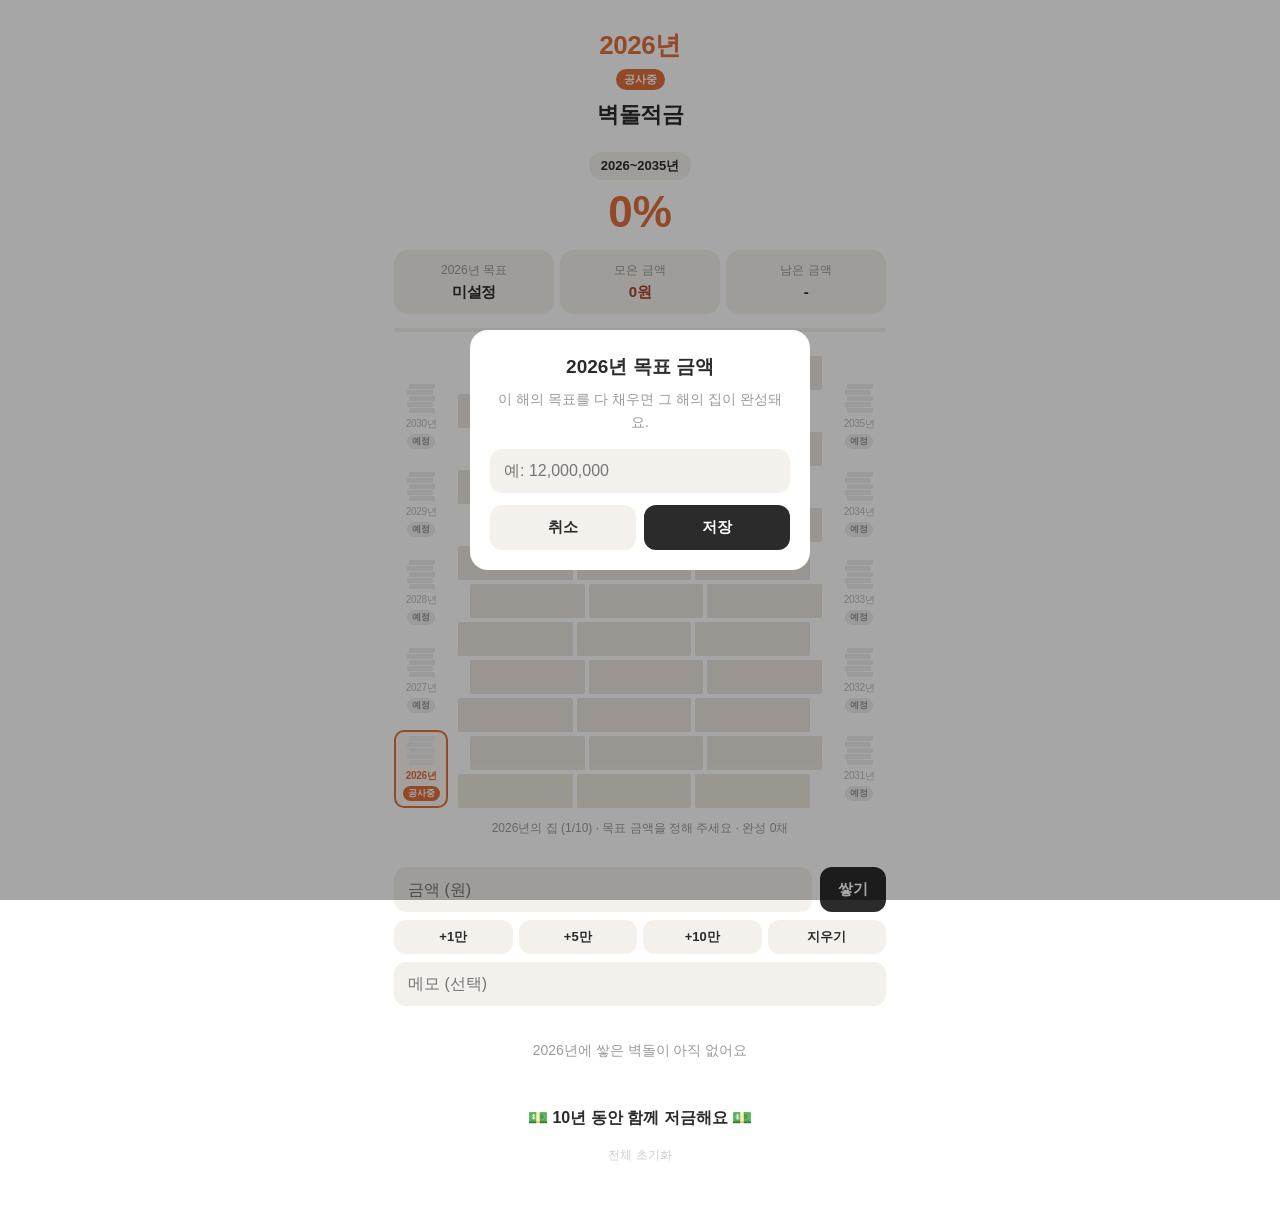
<file: app-qqps0/index.html>
<!DOCTYPE html>
<html lang="ko">
<head>
<meta charset="UTF-8" />
<meta name="viewport" content="width=device-width, initial-scale=1, viewport-fit=cover" />
<title>벽돌적금</title>
<style>
  :root {
    --bg: #ffffff;
    --ink: #2b2b2b;
    --muted: #9a9a9a;
    --soft: #f4f1ec;
    --wood: #e2a865;
    --wood-d: #c98c4a;
    --accent: #e0703d;
  }
  * { box-sizing: border-box; }
  body {
    margin: 0;
    font-family: -apple-system, BlinkMacSystemFont, "Apple SD Gothic Neo", "Pretendard", "Noto Sans KR", sans-serif;
    background: var(--bg);
    color: var(--ink);
  }
  .wrap { max-width: 520px; margin: 0 auto; padding: 28px 14px 40px; }

  h1 { margin: 0; text-align: center; font-size: 22px; font-weight: 800; letter-spacing: -0.5px; }

  /* 요약 */
  .summary { text-align: center; margin: 22px 0 6px; }
  .year {
    display: inline-flex; align-items: center; gap: 4px; margin-bottom: 10px;
    padding: 5px 12px; border-radius: 99px; background: var(--soft);
    font-size: 13px; font-weight: 700; cursor: pointer;
  }
  .year:active { transform: scale(.97); }
  .pct { font-size: 44px; font-weight: 800; color: var(--accent); line-height: 1; }
  .stats { display: flex; gap: 6px; margin-top: 16px; }
  .stats > div { flex: 1; min-width: 0; background: var(--soft); border-radius: 14px; padding: 12px 6px; cursor: pointer; }
  .stats > div:active { transform: scale(.97); }
  .stats span { display: flex; align-items: center; justify-content: center; gap: 3px; font-size: 12px; color: var(--muted); margin-bottom: 4px; }
  .stats b { display: block; font-size: 15px; font-weight: 800; letter-spacing: -0.3px; white-space: nowrap; overflow: hidden; text-overflow: ellipsis; }
  .stats .saved b { color: #a8442a; }
  .bar { height: 4px; background: var(--soft); border-radius: 99px; overflow: hidden; margin: 14px 0 0; }
  .bar > div { height: 100%; width: 0; background: var(--accent); transition: width .6s ease; }

  /* 타워 + 양쪽 집 */
  .stage {
    display: flex; justify-content: center; align-items: flex-end; gap: 8px;
    margin-top: 24px;
  }
  .side { display: flex; flex-direction: column-reverse; gap: 10px; width: 54px; flex-shrink: 0; }
  .mini {
    display: flex; flex-direction: column; align-items: center; gap: 1px; cursor: pointer;
    padding: 4px 0 5px; border-radius: 10px; border: 2px solid transparent;
  }
  .mini:active { transform: scale(.96); }
  .mini.sel { border-color: var(--accent); background: #fff6f1; }
  .mini .mbs { display: flex; flex-direction: column-reverse; gap: 1px; }
  .mini .mb { width: 26px; height: 5px; border-radius: 1px; background: #eee; }
  .mini .mb:nth-child(odd) { transform: translateX(1px); }
  .mini .mb:nth-child(even) { transform: translateX(-1px); }
  .mini .mb.f {
    background:
      var(--grain) 0 0 / 70px 35px,
      linear-gradient(180deg, rgba(255,235,210,.15), rgba(40,10,0,.2)),
      var(--bc, #b04e2e);
    box-shadow: inset 0 -1px 0 rgba(50,15,5,.3);
  }
  .mini .house { display: block; filter: drop-shadow(0 1px 1px rgba(60,20,10,.25)); }
  .done-house { display: flex; justify-content: center; margin-bottom: 8px; }
  .done-house .house { animation: pop .6s cubic-bezier(.3,1.5,.6,1); }
  @keyframes pop { from { transform: scale(.3); opacity: 0; } to { transform: none; opacity: 1; } }
  .mini .mn { font-size: 10px; color: #bbb; margin-top: 3px; letter-spacing: -0.3px; white-space: nowrap; }
  .mini .mg { font-size: 9px; color: var(--muted); letter-spacing: -0.4px; white-space: nowrap; line-height: 1.3; text-align: center; }
  .mini .badge {
    font-size: 9px; font-weight: 700; color: #fff; background: var(--accent);
    padding: 1px 5px; border-radius: 99px; margin-top: 2px; white-space: nowrap;
  }
  /* 완성 뱃지는 집 모양 (지붕 + 몸체) */
  .mini .badge.done {
    background: #6e3326; border-radius: 0;
    padding: 7px 7px 2px; margin-top: 3px;
    clip-path: polygon(50% 0, 100% 48%, 90% 48%, 90% 100%, 10% 100%, 10% 48%, 0 48%);
  }
  .mini .badge.past { background: #bbb; }
  .mini .badge.future { background: #eee; color: #999; }
  .mini.done .mn { color: var(--ink); font-weight: 700; }
  .mini.done .mg { color: #a8442a; font-weight: 700; }
  .mini.cur .mn { color: var(--accent); font-weight: 700; }
  .mini.past .mn { color: #888; }
  .topyear {
    display: flex; flex-direction: column; align-items: center; justify-content: center; gap: 6px;
    margin: 0 auto 10px; font-size: 26px; font-weight: 800; color: var(--accent);
    cursor: pointer; letter-spacing: -0.5px;
  }
  .topyear:active { transform: scale(.97); }
  .ybadge {
    display: inline-block;
    font-size: 11px; font-weight: 700; color: #fff; background: var(--accent);
    padding: 3px 8px; border-radius: 99px; letter-spacing: 0;
  }
  .ybadge.done {
    background: #6e3326; border-radius: 0;
    padding: 12px 14px 3px;
    clip-path: polygon(50% 0, 100% 50%, 90% 50%, 90% 100%, 10% 100%, 10% 50%, 0 50%);
  }
  .ybadge.past { background: #bbb; }
  .ybadge.future { background: #eee; color: #999; }

  .tower { flex: 1; min-width: 0; display: flex; flex-direction: column; align-items: center; padding: 0 8px; }
  .wall { width: 100%; display: flex; flex-direction: column-reverse; gap: 4px; }
  .layer { display: flex; gap: 4px; height: 34px; }
  .layer:nth-child(odd) { transform: translateX(-6px); }
  .layer:nth-child(even) { transform: translateX(6px); }
  .brick {
    border-radius: 2px; position: relative; overflow: hidden;
    background: #ece7df;
  }
  .brick .fill {
    position: absolute; inset: 0 auto 0 0; width: 0; transition: width .5s ease;
    border-radius: 2px;
    background:
      var(--grain) 0 0 / 140px 70px,
      var(--blotch) var(--bx, 0) var(--by, 0) / 220px 110px,
      linear-gradient(180deg, rgba(255,235,210,.16) 0, rgba(255,235,210,0) 28%, rgba(0,0,0,0) 70%, rgba(40,10,0,.22) 100%),
      var(--bc, #b04e2e);
    box-shadow:
      inset 0 1px 0 rgba(255,220,190,.25),
      inset 0 -2px 0 rgba(50,15,5,.28),
      inset 1px 0 0 rgba(255,220,190,.12),
      inset -1px 0 0 rgba(50,15,5,.25);
  }
  :root {
    /* 잔 알갱이 (모래·기공 느낌) */
    --grain: url("data:image/svg+xml,%3Csvg xmlns='http://www.w3.org/2000/svg' width='140' height='70'%3E%3Cfilter id='n'%3E%3CfeTurbulence type='fractalNoise' baseFrequency='1.1' numOctaves='2' stitchTiles='stitch'/%3E%3CfeColorMatrix values='0 0 0 0 0.12 0 0 0 0 0.04 0 0 0 0 0.01 1.6 0 0 0 -0.75'/%3E%3C/filter%3E%3Crect width='100%25' height='100%25' filter='url(%23n)'/%3E%3C/svg%3E");
    /* 큰 얼룩 (구운 색 차이) */
    --blotch: url("data:image/svg+xml,%3Csvg xmlns='http://www.w3.org/2000/svg' width='220' height='110'%3E%3Cfilter id='b'%3E%3CfeTurbulence type='fractalNoise' baseFrequency='.035 .09' numOctaves='3' seed='7' stitchTiles='stitch'/%3E%3CfeColorMatrix values='0 0 0 0 0.25 0 0 0 0 0.07 0 0 0 0 0.02 0 0 0 1.4 -0.55'/%3E%3C/filter%3E%3Crect width='100%25' height='100%25' filter='url(%23b)'/%3E%3C/svg%3E");
  }
  .brick.drop { animation: drop .5s cubic-bezier(.3,1.4,.6,1); }
  @keyframes drop { from { transform: translateY(-60px); opacity: 0; } to { transform: none; opacity: 1; } }
  .hint { text-align: center; font-size: 12px; color: var(--muted); margin-top: 12px; }

  /* 입금 */
  .add { margin-top: 30px; }
  .row { display: flex; gap: 8px; }
  input {
    flex: 1; min-width: 0; padding: 13px 14px; border-radius: 12px; border: none;
    font-size: 16px; background: var(--soft); color: var(--ink); outline: none; font-family: inherit;
  }
  button {
    border: none; border-radius: 12px; padding: 13px 18px; font-size: 15px; font-weight: 700;
    background: var(--ink); color: #fff; cursor: pointer; font-family: inherit;
  }
  button:active { transform: scale(.97); }
  button:disabled { opacity: .3; }
  .quick { display: flex; gap: 6px; margin-top: 8px; }
  .quick button { flex: 1; padding: 8px 0; font-size: 13px; font-weight: 600; background: var(--soft); color: var(--ink); }
  .memo { margin-top: 8px; width: 100%; }

  /* 기록 */
  .history { list-style: none; padding: 0; margin: 28px 0 0; }
  .history li { display: flex; align-items: center; gap: 10px; padding: 8px 0; font-size: 14px; }
  .history .d { color: var(--muted); font-size: 12px; width: 40px; flex-shrink: 0; }
  .history .m { flex: 1; overflow: hidden; text-overflow: ellipsis; white-space: nowrap; color: #666; }
  .history .a { font-weight: 700; }
  .history .x { background: none; color: #ccc; padding: 0 4px; font-size: 16px; font-weight: 400; }
  .empty { color: var(--muted); font-size: 13px; text-align: center; }

  .slogan { text-align: center; margin-top: 40px; font-size: 16px; font-weight: 800; }
  .reset { display: block; margin: 14px auto 0; background: none; color: #ccc; font-size: 12px; font-weight: 400; padding: 4px; }

  /* 모달 */
  .modal {
    position: fixed; inset: 0; background: rgba(0,0,0,.35);
    display: none; align-items: center; justify-content: center; padding: 20px; z-index: 10;
  }
  .modal.show { display: flex; }
  .modal .box { background: #fff; border-radius: 18px; padding: 24px 20px 20px; width: 100%; max-width: 340px; text-align: center; }
  .modal h3 { margin: 0 0 8px; font-size: 19px; }
  .modal p { color: var(--muted); margin: 0 0 16px; font-size: 14px; line-height: 1.6; }
  .modal input { width: 100%; }
  .modal .btns { display: flex; gap: 8px; margin-top: 12px; }
  .modal .btns button { flex: 1; }
  .modal .btns .ghost { background: var(--soft); color: var(--ink); }
</style>
</head>
<body>
<div class="wrap">
  <div class="topyear" id="topYear" title="연도 변경"><span id="titleYear"></span><span class="ybadge" id="titleBadge"></span></div>
  <h1 id="title">벽돌적금</h1>

  <section class="summary">
    <div class="year" id="sYear" title="연도 변경"><span id="sYearText"></span></div>
    <div class="pct" id="sPct">0%</div>
    <div class="stats">
      <div class="goal" data-edit="goal"><span><em id="sGoalLabel" style="font-style:normal">목표 금액</em></span><b id="sGoal">0원</b></div>
      <div class="saved" data-edit="saved"><span>모은 금액</span><b id="sSaved">0원</b></div>
      <div class="left" data-edit="left"><span>남은 금액</span><b id="sLeft">0원</b></div>
    </div>
    <div class="bar"><div id="bar"></div></div>
  </section>

  <section class="stage">
    <div class="side" id="leftSide"></div>
    <div class="tower" id="tower"></div>
    <div class="side" id="rightSide"></div>
  </section>
  <div class="hint" id="hint"></div>

  <section class="add">
    <div class="row">
      <input id="amt" type="text" inputmode="numeric" placeholder="금액 (원)" />
      <button id="addBtn">쌓기</button>
    </div>
    <div class="quick">
      <button data-q="10000">+1만</button>
      <button data-q="50000">+5만</button>
      <button data-q="100000">+10만</button>
      <button data-q="0">지우기</button>
    </div>
    <input class="memo" id="memo" type="text" placeholder="메모 (선택)" maxlength="30" />
  </section>

  <ul class="history" id="history"></ul>

  <footer class="slogan">💵 10년 동안 함께 저금해요 💵</footer>
  <button class="reset" id="resetBtn">전체 초기화</button>
</div>

<div class="modal" id="goalModal">
  <div class="box">
    <h3 id="editTitle">목표 금액</h3>
    <p id="editText">목표를 다 채우면 집 한 채가 완성돼요.</p>
    <input id="goalInput" type="text" inputmode="numeric" placeholder="예: 12,000,000" />
    <div class="btns">
      <button class="ghost" id="goalCancel">취소</button>
      <button id="goalSave">저장</button>
    </div>
  </div>
</div>

<div class="modal" id="doneModal">
  <div class="box">
    <div id="doneHouse" class="done-house"></div>
    <h3 id="doneTitle">집 완성!</h3>
    <p id="doneText"></p>
    <div class="btns">
      <button id="doneOk">확인</button>
    </div>
  </div>
</div>

<div class="modal" id="infoModal">
  <div class="box">
    <h3 id="infoTitle"></h3>
    <p id="infoText"></p>
    <div class="btns"><button id="infoOk">닫기</button></div>
  </div>
</div>

<script>
(function () {
  const KEY = 'app-qqps0:state';
  const LAYERS = 12;
  const PER = 3;
  const TOTAL = LAYERS * PER;
  const MAX_HOUSES = 10;

  const $ = (id) => document.getElementById(id);
  const won = (n) => Math.round(n).toLocaleString('ko-KR') + '원';
  const parseNum = (s) => Number(String(s).replace(/[^\d]/g, '')) || 0;

  // 1년 = 집 1채. 데이터는 연도별로 따로 저장한다.
  // state = { startYear, years: { 2026: { goal, base, deposits, celebrated }, ... } }
  const thisYear = () => new Date().getFullYear();
  let state = load();
  // 시작 연도가 올해보다 뒤로 잡혀 있으면 올해로 바로잡기 (연도별 데이터는 그대로 유지)
  if (state.startYear > thisYear()) state.startYear = thisYear();
  let selYear = clampYear(thisYear());
  let prevFilled = filledBricks();

  function load() {
    try {
      const s = JSON.parse(localStorage.getItem(KEY));
      if (s && typeof s === 'object') {
        if (s.years) return { startYear: s.startYear || thisYear(), years: s.years };
        // 예전 형식(순서대로 짓던 집) → 연도별로 옮기기
        const houses = s.houses || [];
        const startYear = s.startYear || new Date(houses[0] ? houses[0].startedAt : (s.startedAt || Date.now())).getFullYear();
        const years = {};
        houses.slice(0, MAX_HOUSES).forEach((h, i) => {
          years[startYear + i] = { goal: h.goal || 0, base: h.saved || 0, deposits: [], celebrated: true };
        });
        if (houses.length < MAX_HOUSES && (s.goal || s.base || (s.deposits || []).length)) {
          years[startYear + houses.length] = { goal: s.goal || 0, base: s.base || 0, deposits: s.deposits || [], celebrated: false };
        }
        return { startYear, years };
      }
    } catch (e) {}
    return freshState();
  }
  function freshState() { return { startYear: thisYear(), years: {} }; }
  function clampYear(y) { return Math.max(state.startYear, Math.min(state.startYear + MAX_HOUSES - 1, y)); }
  function yearOf(i) { return state.startYear + i; }
  function Y(y = selYear) {
    if (!state.years[y]) state.years[y] = { goal: 0, base: 0, deposits: [], celebrated: false };
    return state.years[y];
  }
  function peek(y) { return state.years[y] || { goal: 0, base: 0, deposits: [], celebrated: false }; }
  function save() { localStorage.setItem(KEY, JSON.stringify(state)); }
  function depositSum(y = selYear) { return peek(y).deposits.reduce((a, d) => a + d.amount, 0); }
  function savedSum(y = selYear) { return Math.max(0, peek(y).base + depositSum(y)); }
  function isDone(y) { const d = peek(y); return d.goal > 0 && savedSum(y) >= d.goal; }
  function status(y) {
    if (isDone(y)) return 'done';
    const t = thisYear();
    return y === t ? 'cur' : y < t ? 'past' : 'future';
  }
  const STATUS_TEXT = { done: '완성', cur: '공사중', past: '미완성', future: '예정' };
  function filledBricks() {
    const g = peek(selYear).goal;
    if (!g) return 0;
    return Math.min(TOTAL, (savedSum() / g) * TOTAL);
  }
  function fmtDate(t) { const d = new Date(t); return (d.getMonth() + 1) + '.' + d.getDate(); }

  // 메인 타워
  // 벽돌 젠가 (한 줄에 3개, 줄마다 좌우로 엇갈려 지그재그로 쌓기)
  const tower = $('tower');
  const wall = document.createElement('div');
  wall.className = 'wall';
  tower.appendChild(wall);

  const pieces = []; // { el, row, start, width }
  const BRICK_COLORS = ['#b04e2e', '#a6452a', '#bb5a35', '#9b3f26', '#b45332', '#a94b2f', '#c0643c', '#9f4529', '#b85834'];

  for (let l = 0; l < LAYERS; l++) {
    const layer = document.createElement('div');
    layer.className = 'layer';
    const widths = [1, 1, 1];
    let start = 0;
    widths.forEach((w) => {
      const br = document.createElement('div');
      br.className = 'brick';
      br.style.flex = String(w);
      br.innerHTML = '<div class="fill"></div>';
      // 벽돌마다 구운 색과 얼룩 위치를 조금씩 다르게
      const idx = l * PER + pieces.length % PER;
      br.style.setProperty('--bc', BRICK_COLORS[(idx * 7 + l * 3) % BRICK_COLORS.length]);
      br.style.setProperty('--bx', ((idx * 53) % 220) + 'px');
      br.style.setProperty('--by', ((idx * 29) % 110) + 'px');
      layer.appendChild(br);
      pieces.push({ el: br, row: l, start, width: w });
      start += w;
    });
    wall.appendChild(layer);
  }

  // 양쪽 미니 젠가 (왼쪽 1~5, 오른쪽 6~10, 아래에서 위로)
  // 짧은 금액 표기: 12,000,000 → 1,200만
  function shortWon(n) {
    if (n >= 10000) return (Math.round(n / 1000) / 10).toLocaleString('ko-KR') + '만';
    return Math.round(n).toLocaleString('ko-KR') + '원';
  }
  // 집 모양 뱃지 (지붕 + 벽돌 벽 + 문 + 창문)
  function houseSVG(y, size = 36) {
    const c = BRICK_COLORS[y % BRICK_COLORS.length];
    return `<svg class="house" width="${size}" height="${size}" viewBox="0 0 36 36" aria-label="완성한 집">
      <rect x="25" y="5" width="4" height="8" fill="#5a2a1e"/>
      <path d="M3 17 L18 4 L33 17 Z" fill="#6e3326" stroke="#4a1f15" stroke-width="1.2" stroke-linejoin="round"/>
      <rect x="7" y="16" width="22" height="17" fill="${c}"/>
      <g stroke="rgba(60,20,10,.45)" stroke-width=".8">
        <line x1="7" y1="20.5" x2="29" y2="20.5"/><line x1="7" y1="25" x2="29" y2="25"/><line x1="7" y1="29.5" x2="29" y2="29.5"/>
        <line x1="13" y1="16" x2="13" y2="20.5"/><line x1="22" y1="16" x2="22" y2="20.5"/>
        <line x1="10" y1="20.5" x2="10" y2="25"/><line x1="26" y1="20.5" x2="26" y2="25"/>
        <line x1="13" y1="25" x2="13" y2="29.5"/><line x1="23" y1="25" x2="23" y2="29.5"/>
        <line x1="10" y1="29.5" x2="10" y2="33"/><line x1="26" y1="29.5" x2="26" y2="33"/>
      </g>
      <rect x="15" y="24" width="6" height="9" rx="1" fill="#e2a865" stroke="#4a1f15" stroke-width=".8"/>
      <rect x="22.5" y="19" width="4.5" height="4.5" fill="#fff3c4" stroke="#4a1f15" stroke-width=".8"/>
      <rect x="9" y="19" width="4.5" height="4.5" fill="#fff3c4" stroke="#4a1f15" stroke-width=".8"/>
      <rect x="5" y="32.5" width="26" height="1.5" rx=".75" fill="#4a1f15"/>
    </svg>`;
  }
  function miniHTML(y) {
    const d = peek(y), st = status(y);
    const pct = d.goal ? Math.min(1, savedSum(y) / d.goal) : 0;
    const on = Math.floor(pct * 5 + 1e-9);
    let bricks = '';
    for (let k = 0; k < 5; k++) bricks += `<div class="mb${k < on ? ' f' : ''}" style="--bc:${BRICK_COLORS[(k * 5 + y) % BRICK_COLORS.length]}"></div>`;
    // 완성한 해는 벽돌 대신 집 모양 뱃지
    const top = st === 'done' ? houseSVG(y) : `<div class="mbs">${bricks}</div>`;
    let html = top + `<div class="mn">${y}년</div>`;
    if (d.goal) html += `<div class="mg">${shortWon(savedSum(y))}<br/>/ ${shortWon(d.goal)}</div>`;
    html += `<div class="badge ${st}">${STATUS_TEXT[st]}</div>`;
    return html;
  }
  function renderSides() {
    const L = $('leftSide'), R = $('rightSide');
    L.innerHTML = ''; R.innerHTML = '';
    for (let i = 0; i < MAX_HOUSES; i++) {
      const y = yearOf(i);
      const el = document.createElement('div');
      el.className = 'mini ' + status(y) + (y === selYear ? ' sel' : '');
      el.innerHTML = miniHTML(y);
      el.onclick = () => { selectYear(y); };
      (i < 5 ? L : R).appendChild(el);
    }
  }
  function selectYear(y) {
    if (y === selYear) return;
    selYear = y;
    prevFilled = filledBricks();
    render(false);
  }

  function render(animate) {
    const goal = peek(selYear).goal;
    const saved = savedSum();
    const pct = goal ? Math.min(100, (saved / goal) * 100) : 0;
    const st = status(selYear);

    $('titleYear').textContent = `${selYear}년`;
    $('titleBadge').textContent = STATUS_TEXT[st];
    $('titleBadge').className = 'ybadge ' + st;
    $('sGoalLabel').textContent = `${selYear}년 목표`;
    $('sYearText').textContent = `${yearOf(0)}~${yearOf(MAX_HOUSES - 1)}년`;
    $('sPct').textContent = (pct >= 100 ? 100 : Math.floor(pct * 10) / 10) + '%';
    $('sSaved').textContent = won(saved);
    $('sGoal').textContent = goal ? won(goal) : '미설정';
    $('sLeft').textContent = goal ? won(Math.max(0, goal - saved)) : '-';
    $('bar').style.width = pct + '%';

    const doneCount = Array.from({ length: MAX_HOUSES }, (_, i) => yearOf(i)).filter(isDone).length;
    $('hint').textContent = doneCount === MAX_HOUSES
      ? '10채 모두 완성! 🎉'
      : `${selYear}년의 집 (${selYear - state.startYear + 1}/${MAX_HOUSES})` +
        (goal ? ` · 벽돌 1개 = ${won(goal / TOTAL)}` : ' · 목표 금액을 정해 주세요') +
        ` · 완성 ${doneCount}채`;
    $('addBtn').textContent = selYear === thisYear() ? '쌓기' : `${selYear}년에 쌓기`;

    const filled = filledBricks();
    const clamp = (v) => Math.max(0, Math.min(1, v));
    pieces.forEach((p) => {
      const base = p.row * PER + p.start;
      const frac = clamp((filled - base) / p.width);
      const prevFrac = clamp((prevFilled - base) / p.width);
      p.el.firstChild.style.width = (frac * 100) + '%';
      if (frac >= 1 && prevFrac < 1 && animate) {
        p.el.classList.remove('drop'); void p.el.offsetWidth; p.el.classList.add('drop');
      }
    });
    prevFilled = filled;

    renderSides();

    const h = $('history');
    h.innerHTML = '';
    const deps = peek(selYear).deposits;
    if (!deps.length) {
      h.innerHTML = `<li class="empty" style="justify-content:center">${selYear}년에 쌓은 벽돌이 아직 없어요</li>`;
    } else {
      [...deps].reverse().forEach((d) => {
        const li = document.createElement('li');
        li.innerHTML = `<span class="d">${fmtDate(d.at)}</span><span class="m"></span><span class="a">+${won(d.amount)}</span><button class="x" title="삭제">×</button>`;
        li.querySelector('.m').textContent = d.memo || '';
        li.querySelector('.x').onclick = () => {
          if (confirm('이 기록을 삭제할까요?')) {
            Y().deposits = deps.filter((x) => x.id !== d.id);
            save(); render(false);
          }
        };
        h.appendChild(li);
      });
    }
  }

  // 선택한 연도의 목표를 처음 채웠을 때 한 번 축하
  function checkDone() {
    const d = peek(selYear);
    if (!d.goal) return;
    if (savedSum() < d.goal) {
      if (d.celebrated) { Y().celebrated = false; save(); }
      return;
    }
    if (d.celebrated) return;
    Y().celebrated = true; save();
    const y = selYear;
    const left = Array.from({ length: MAX_HOUSES }, (_, i) => yearOf(i)).filter((x) => !isDone(x)).length;
    $('doneHouse').innerHTML = houseSVG(y, 96);
    $('doneTitle').textContent = `${y}년 집 완성! 🎉`;
    $('doneText').innerHTML = `${y}년 목표 ${won(d.goal)}을 모두 모았어요.<br/>` +
      (left === 0 ? '10년 동안의 집 짓기를 모두 마쳤어요!' : y < yearOf(MAX_HOUSES - 1) ? `${y + 1}년에는 옆에 새 집을 지어요.` : '');
    setTimeout(() => $('doneModal').classList.add('show'), 700);
  }

  function addDeposit() {
    if (!peek(selYear).goal) { openGoal(); return; }
    const amount = parseNum($('amt').value);
    if (!amount) { $('amt').focus(); return; }
    Y().deposits.push({ id: Date.now() + Math.random(), amount, memo: $('memo').value.trim(), at: Date.now() });
    $('amt').value = ''; $('memo').value = '';
    save(); render(true); checkDone();
  }

  function commaInput(el) {
    el.addEventListener('input', () => {
      if (el.id === 'goalInput' && (editMode === 'year' || editMode === 'sel')) { el.value = el.value.replace(/[^\d]/g, '').slice(0, 4); return; }
      const n = parseNum(el.value);
      el.value = n ? n.toLocaleString('ko-KR') : '';
    });
  }
  commaInput($('amt')); commaInput($('goalInput'));

  $('addBtn').onclick = addDeposit;
  $('amt').addEventListener('keydown', (e) => { if (e.key === 'Enter') addDeposit(); });
  $('memo').addEventListener('keydown', (e) => { if (e.key === 'Enter') addDeposit(); });
  document.querySelectorAll('.quick button').forEach((b) => {
    b.onclick = () => {
      const q = Number(b.dataset.q);
      const v = q ? parseNum($('amt').value) + q : 0;
      $('amt').value = v ? v.toLocaleString('ko-KR') : '';
    };
  });

  // 목표 / 모은 금액 / 남은 금액 직접 설정
  let editMode = 'goal';
  const EDIT = {
    sel: { title: '연도', text: '보고 싶은 연도를 입력하세요.<br/>10년 계획 밖이면 계획 기간이 맞춰 옮겨져요.', value: () => selYear },
    year: { title: '시작 연도', text: '10년 계획의 첫 해를 입력하세요.<br/>1년에 한 채씩, 10년 동안 10채를 지어요.', value: () => state.startYear },
    goal: { title: '목표 금액', text: '이 해의 목표를 다 채우면 그 해의 집이 완성돼요.', value: () => peek(selYear).goal || prevGoal() },
    saved: { title: '모은 금액', text: '이 해에 모은 금액을 직접 입력하세요.', value: () => savedSum() },
    left: { title: '남은 금액', text: '목표까지 남은 금액을 입력하면<br/>모은 금액이 자동으로 맞춰져요.', value: () => Math.max(0, peek(selYear).goal - savedSum()) },
  };
  // 새 해의 목표는 바로 앞 해의 목표를 기본값으로 제안
  function prevGoal() {
    for (let y = selYear - 1; y >= state.startYear; y--) if (peek(y).goal) return peek(y).goal;
    return 0;
  }
  function openEdit(mode) {
    const isYear = mode === 'year' || mode === 'sel';
    if (mode !== 'goal' && !isYear && !peek(selYear).goal) mode = 'goal';
    editMode = mode;
    const cfg = EDIT[mode];
    $('editTitle').textContent = isYear ? cfg.title : `${selYear}년 ${cfg.title}`;
    $('editText').innerHTML = cfg.text;
    const v = cfg.value();
    $('goalInput').placeholder = isYear ? `예: ${thisYear()}` : '예: 12,000,000';
    $('goalInput').value = isYear ? String(v) : v ? v.toLocaleString('ko-KR') : (mode === 'goal' ? '' : '0');
    $('goalModal').classList.add('show');
    setTimeout(() => { $('goalInput').focus(); $('goalInput').select(); }, 50);
  }
  function openGoal() { openEdit('goal'); }
  function setSaved(target) { Y().base = target - depositSum(); }
  $('sYear').onclick = () => openEdit('year');
  $('topYear').onclick = () => openEdit('sel');
  document.querySelectorAll('.stats [data-edit]').forEach((el) => {
    el.onclick = () => openEdit(el.dataset.edit);
  });
  $('goalCancel').onclick = () => $('goalModal').classList.remove('show');
  $('goalSave').onclick = () => {
    const n = parseNum($('goalInput').value);
    if (editMode === 'sel') {
      if (n < 1900 || n > 2999) { $('goalInput').focus(); return; }
      // 10년 계획 범위 밖이면 시작 연도를 옮겨 포함되게 함
      if (n < state.startYear) state.startYear = n;
      else if (n > state.startYear + MAX_HOUSES - 1) state.startYear = n - MAX_HOUSES + 1;
      selYear = n;
      prevFilled = filledBricks();
      save(); $('goalModal').classList.remove('show'); render(false);
      if (!peek(selYear).goal) setTimeout(openGoal, 50);
      return;
    }
    if (editMode === 'year') {
      if (n < 1900 || n > 2999) { $('goalInput').focus(); return; }
      state.startYear = n;
      selYear = clampYear(thisYear());
      prevFilled = filledBricks();
      save(); $('goalModal').classList.remove('show'); render(false);
      if (!peek(selYear).goal) setTimeout(openGoal, 50);
      return;
    }
    if (editMode === 'goal') {
      if (!n) { $('goalInput').focus(); return; }
      Y().goal = n;
    } else if (editMode === 'saved') {
      setSaved(n);
    } else {
      setSaved(Math.max(0, peek(selYear).goal - n));
    }
    save(); $('goalModal').classList.remove('show'); render(true); checkDone();
  };
  $('goalInput').addEventListener('keydown', (e) => { if (e.key === 'Enter') $('goalSave').click(); });

  $('doneOk').onclick = () => $('doneModal').classList.remove('show');
  $('infoOk').onclick = () => $('infoModal').classList.remove('show');

  $('resetBtn').onclick = () => {
    if (confirm('모든 기록과 완성한 집이 삭제됩니다. 초기화할까요?')) {
      state = freshState();
      selYear = clampYear(thisYear());
      prevFilled = 0; save(); render(false); openGoal();
    }
  };

  document.querySelectorAll('.modal').forEach((m) => {
    m.addEventListener('click', (e) => { if (e.target === m) m.classList.remove('show'); });
  });

  save();
  render(false);
  if (!peek(selYear).goal) openGoal();
  else checkDone();
})();
</script>
</body>
</html>
</file>
